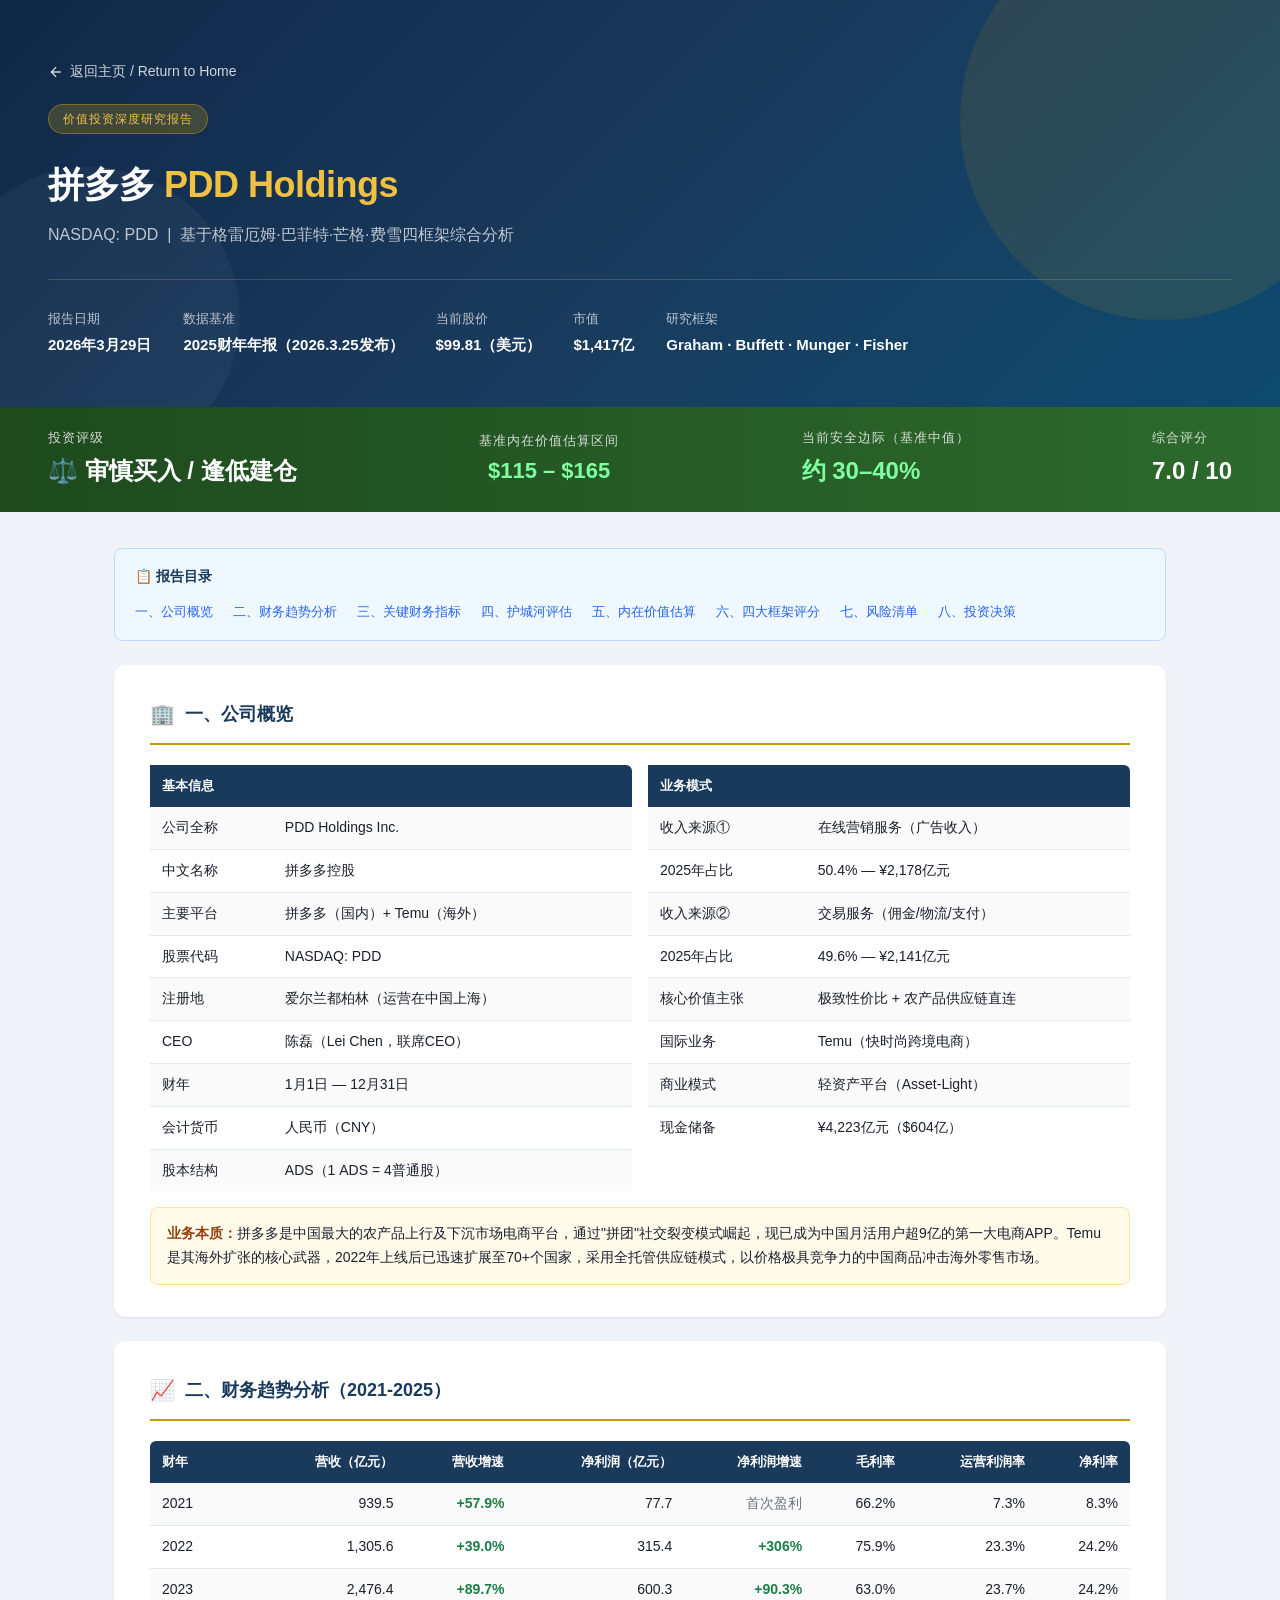
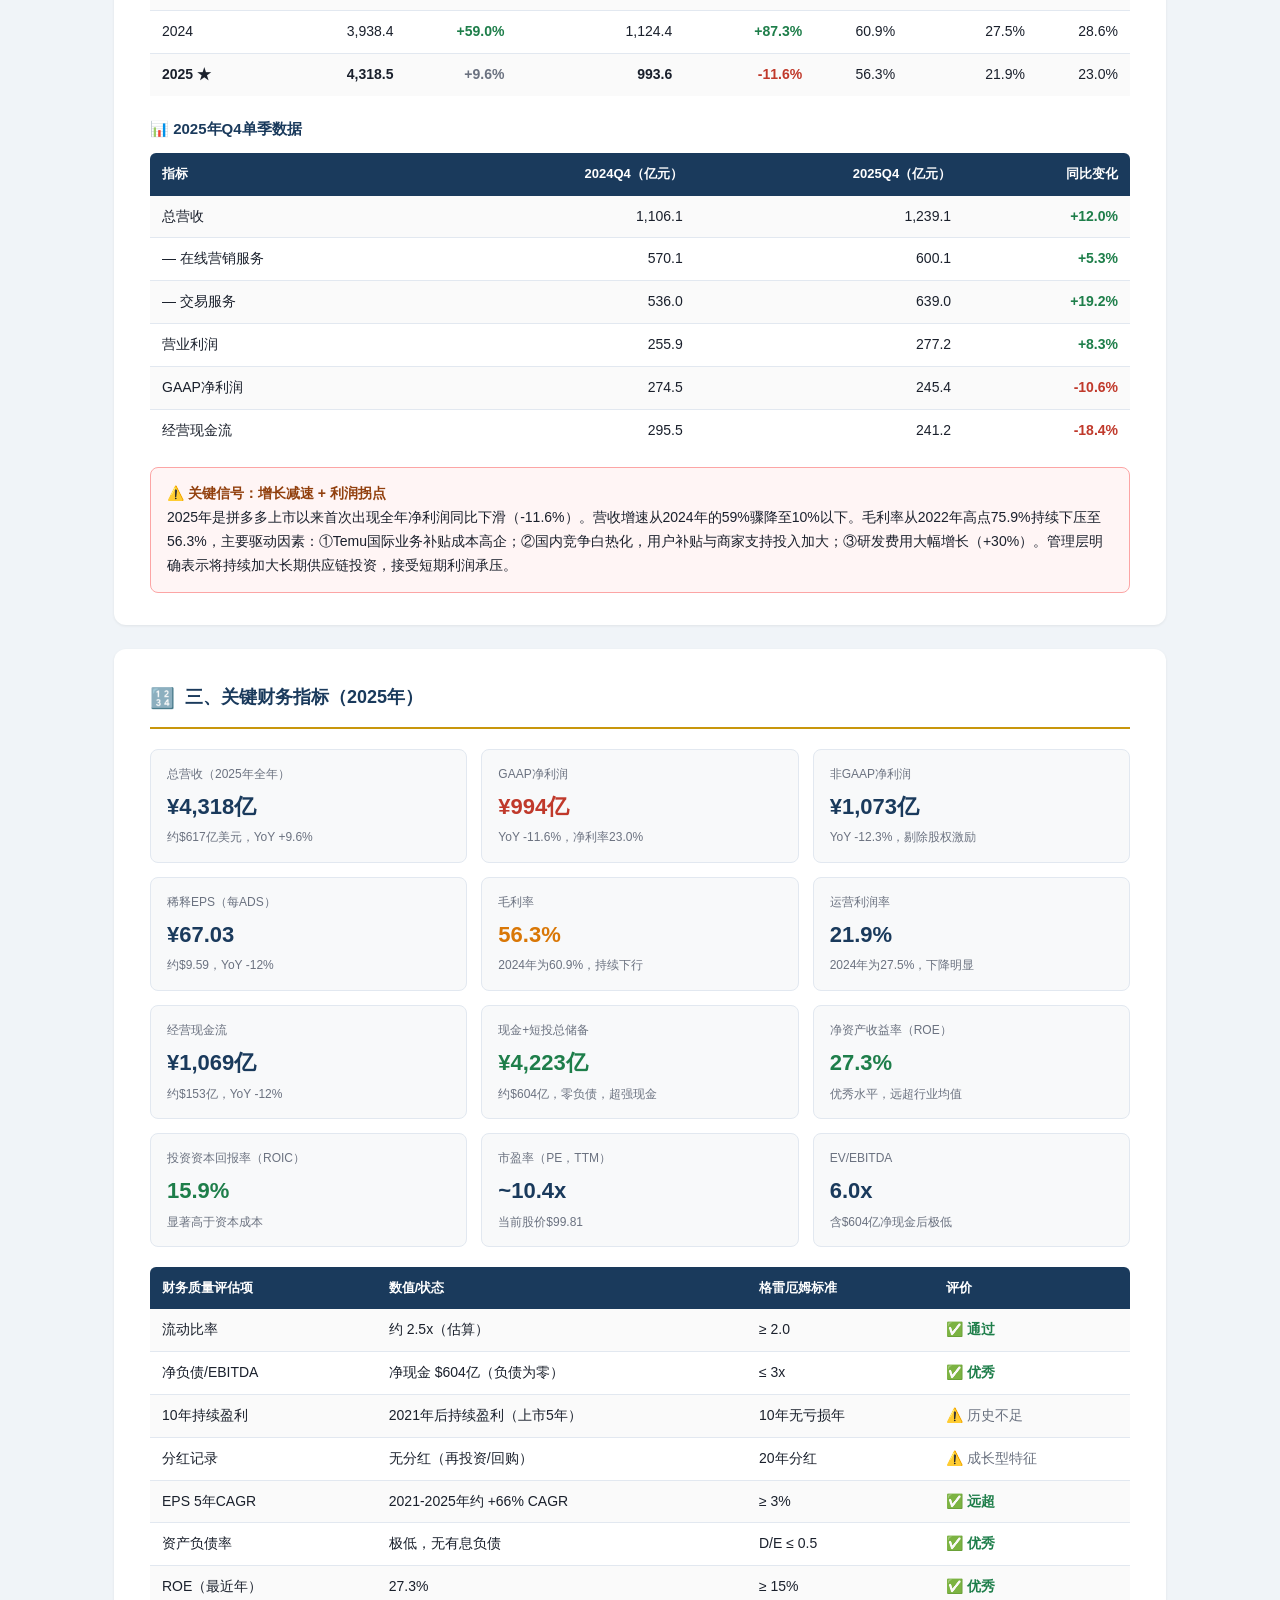
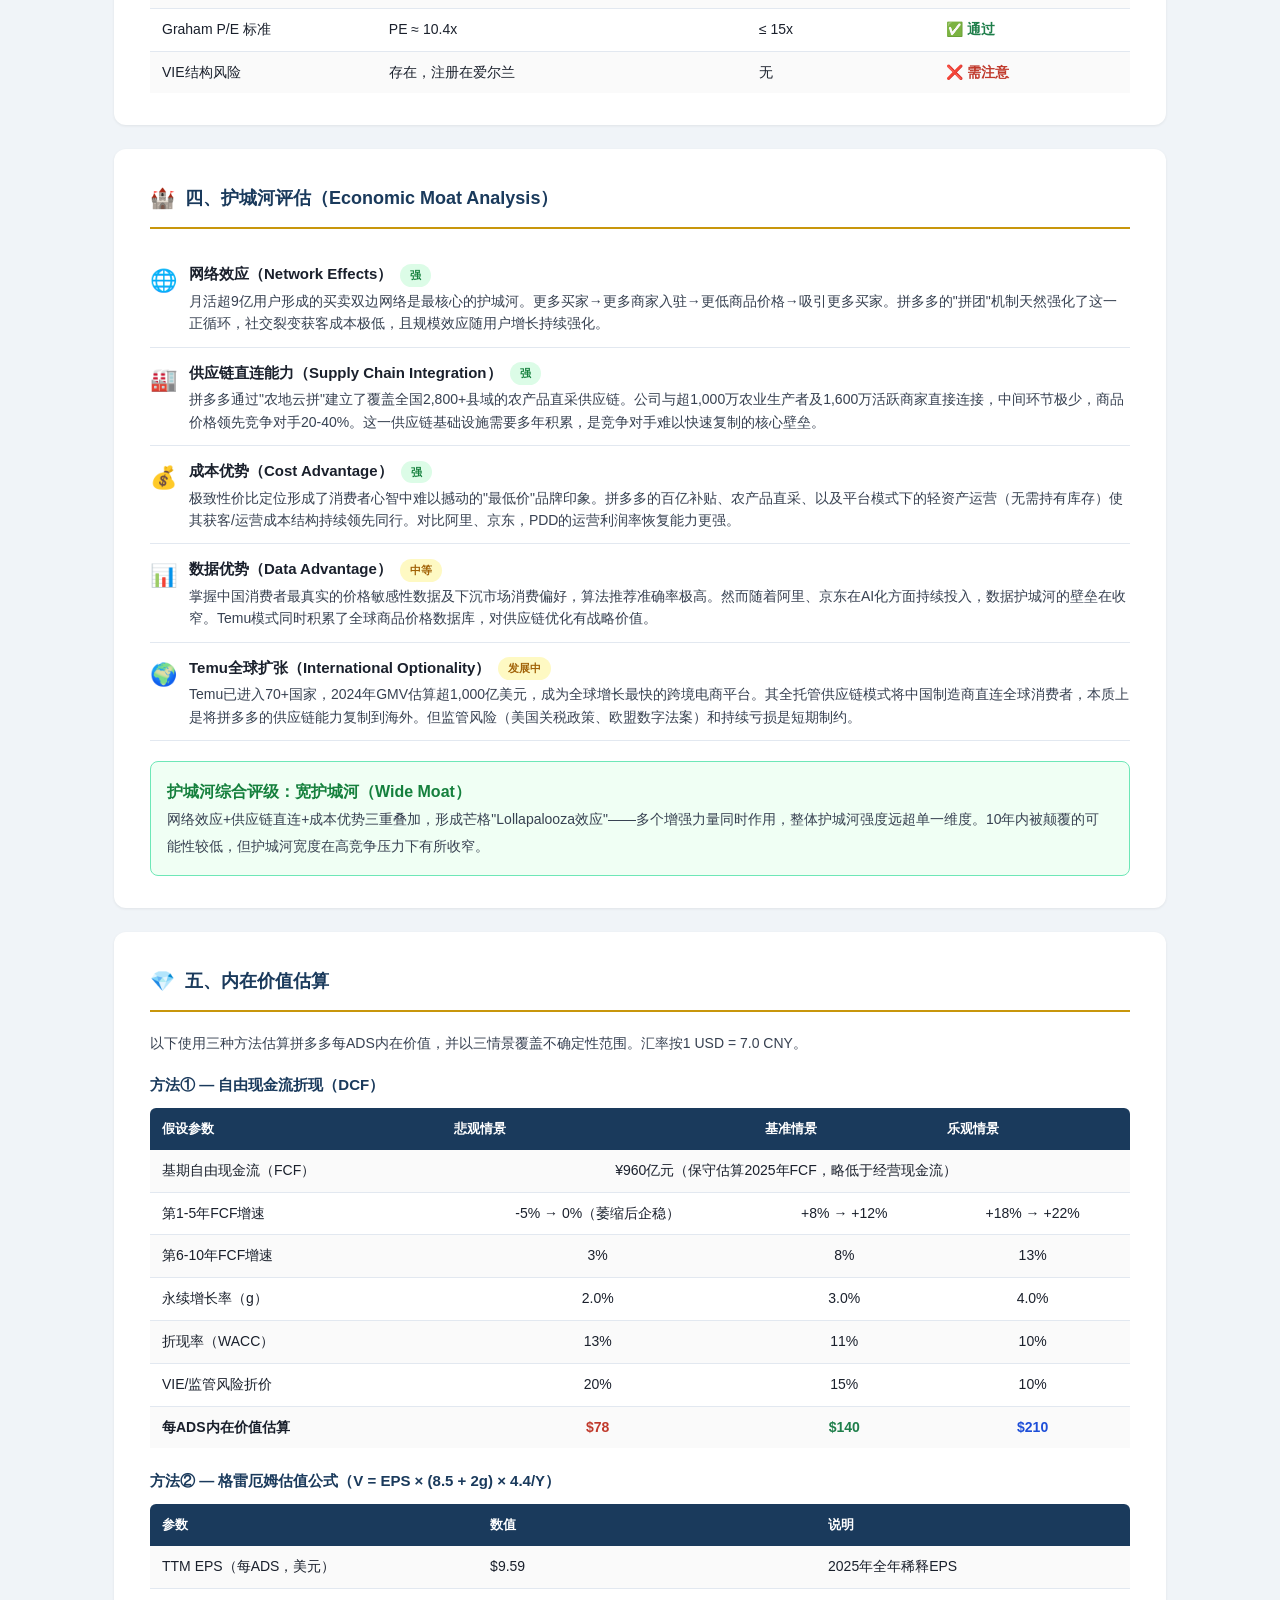
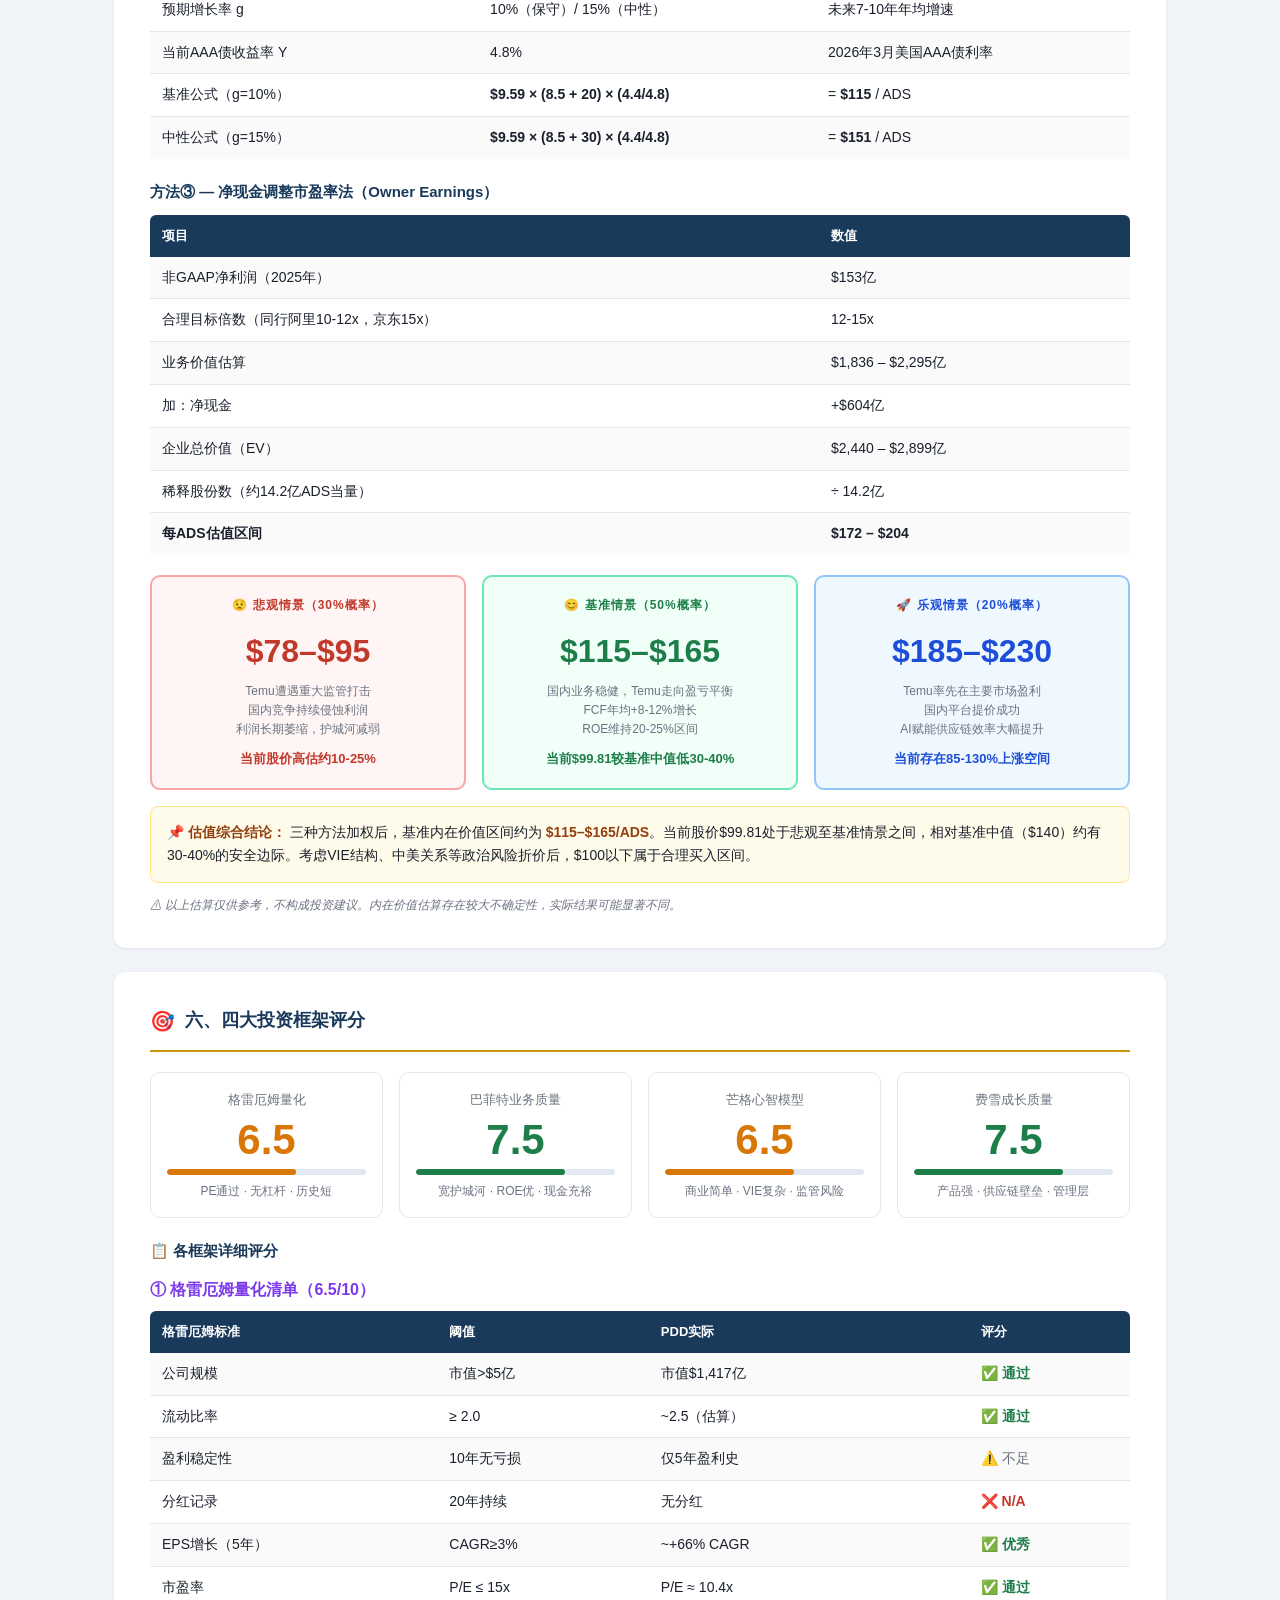
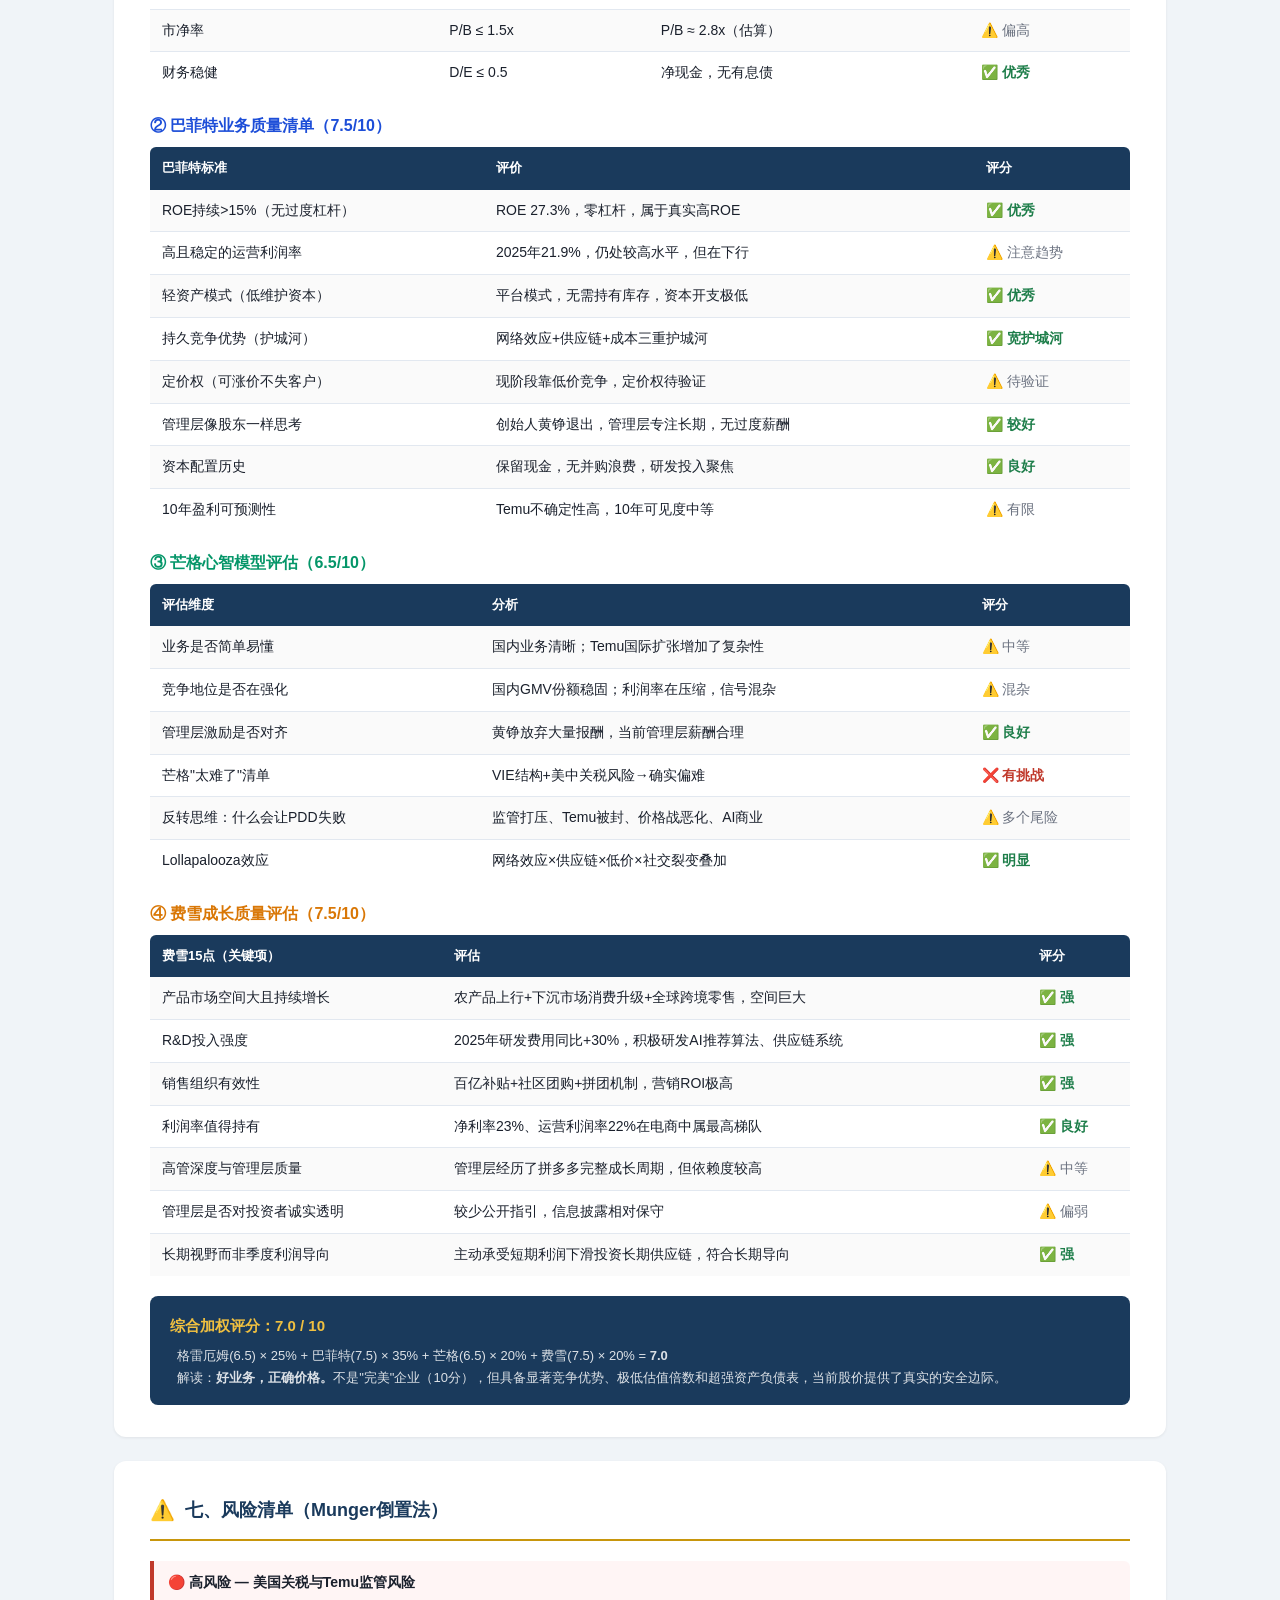
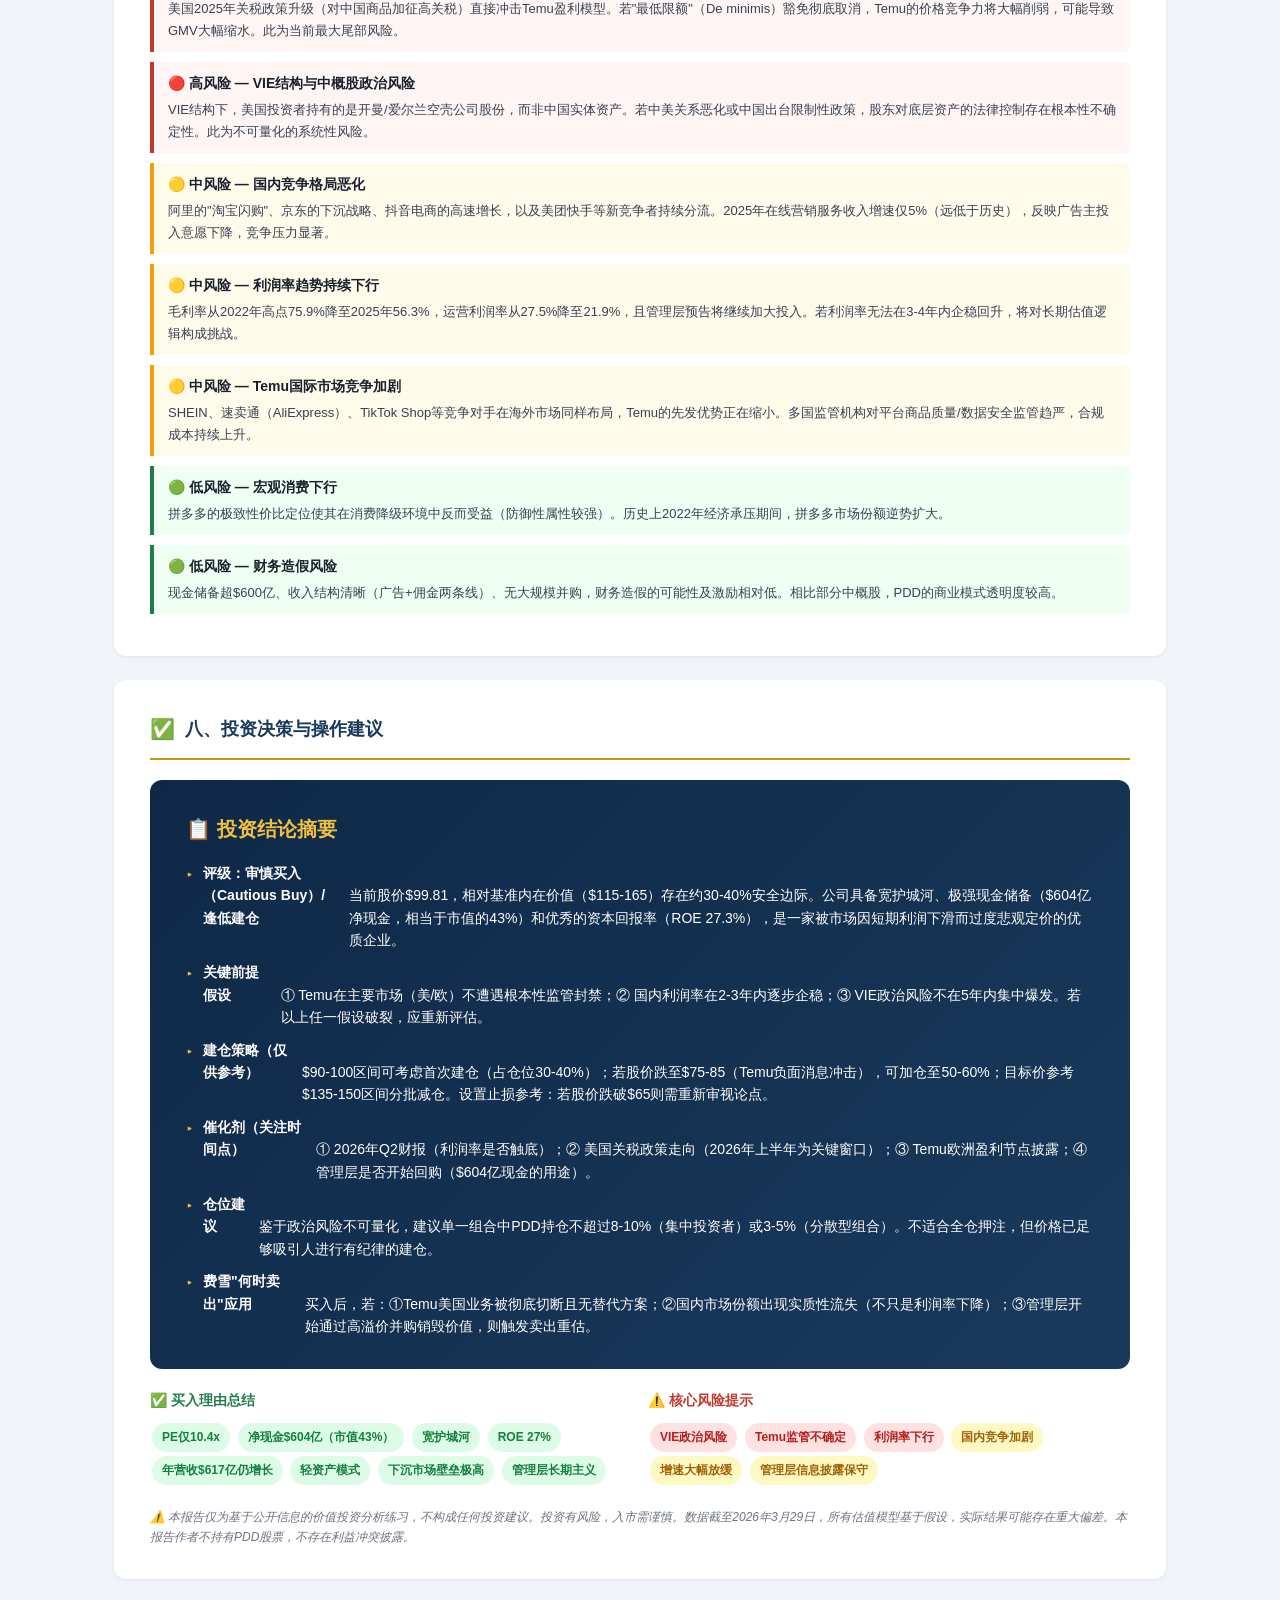
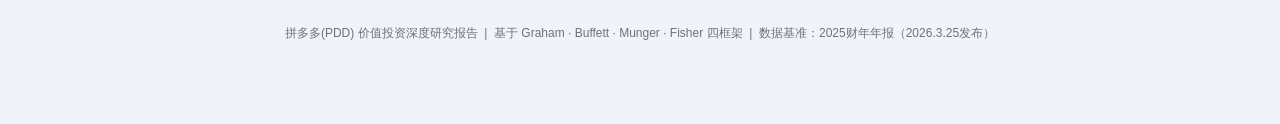
<file: pdd_investment_report.html>
<!DOCTYPE html>
<html lang="zh-CN">
<head>
<meta charset="UTF-8">
<meta name="viewport" content="width=device-width, initial-scale=1.0">
<title>拼多多 (PDD) 价值投资深度研究报告 — 2025财年</title>
<style>
  :root {
    --primary: #1a3a5c;
    --accent: #c8960c;
    --accent2: #e05c2a;
    --green: #1e7e4a;
    --red: #c0392b;
    --gray: #6b7280;
    --light: #f8f9fa;
    --border: #e2e8f0;
  }
  * { box-sizing: border-box; margin: 0; padding: 0; }
  body {
    font-family: -apple-system, BlinkMacSystemFont, 'Segoe UI', 'PingFang SC', 'Hiragino Sans GB', 'Microsoft YaHei', sans-serif;
    background: #f0f4f8;
    color: #1a202c;
    line-height: 1.7;
  }

  /* ─── COVER ─── */
  .cover {
    background: linear-gradient(135deg, #0f2847 0%, #1a3a5c 50%, #0d4a6e 100%);
    color: white;
    padding: 60px 48px 50px;
    position: relative;
    overflow: hidden;
  }
  .cover::before {
    content: '';
    position: absolute;
    top: -80px; right: -80px;
    width: 400px; height: 400px;
    border-radius: 50%;
    background: rgba(200,150,12,0.12);
  }
  .cover::after {
    content: '';
    position: absolute;
    bottom: -60px; left: -60px;
    width: 300px; height: 300px;
    border-radius: 50%;
    background: rgba(255,255,255,0.04);
  }
  .cover-badge {
    display: inline-block;
    background: rgba(200,150,12,0.25);
    border: 1px solid rgba(200,150,12,0.5);
    color: #f0c040;
    padding: 4px 14px;
    border-radius: 20px;
    font-size: 12px;
    letter-spacing: 1px;
    margin-bottom: 20px;
    text-transform: uppercase;
  }
  .cover h1 {
    font-size: 36px;
    font-weight: 800;
    margin-bottom: 6px;
    letter-spacing: -0.5px;
  }
  .cover h1 span { color: #f0c040; }
  .cover .subtitle {
    font-size: 16px;
    color: rgba(255,255,255,0.72);
    margin-bottom: 30px;
  }
  .cover-meta {
    display: flex;
    gap: 32px;
    flex-wrap: wrap;
    margin-top: 28px;
    padding-top: 28px;
    border-top: 1px solid rgba(255,255,255,0.15);
  }
  .cover-meta-item { font-size: 13px; color: rgba(255,255,255,0.7); }
  .cover-meta-item strong { display: block; color: white; font-size: 15px; margin-top: 2px; }

  /* ─── VERDICT BANNER ─── */
  .verdict-banner {
    background: linear-gradient(90deg, #1e4a1e, #2d6a2d);
    color: white;
    padding: 20px 48px;
    display: flex;
    align-items: center;
    justify-content: space-between;
    flex-wrap: wrap;
    gap: 16px;
  }
  .verdict-label { font-size: 13px; opacity: 0.8; text-transform: uppercase; letter-spacing: 1px; }
  .verdict-value { font-size: 24px; font-weight: 800; margin-top: 2px; }
  .verdict-price-range { text-align: center; }
  .verdict-price-range .range-val { font-size: 22px; font-weight: 800; color: #7fff9f; }

  /* ─── LAYOUT ─── */
  .container { max-width: 1100px; margin: 0 auto; padding: 36px 24px 60px; }
  .section { background: white; border-radius: 12px; padding: 32px 36px; margin-bottom: 24px; box-shadow: 0 1px 3px rgba(0,0,0,0.07); }
  .section-title {
    font-size: 18px;
    font-weight: 700;
    color: var(--primary);
    margin-bottom: 20px;
    padding-bottom: 12px;
    border-bottom: 2px solid var(--accent);
    display: flex;
    align-items: center;
    gap: 10px;
  }
  .section-title .icon { font-size: 20px; }

  /* ─── SCORE CARDS ─── */
  .score-grid { display: grid; grid-template-columns: repeat(4, 1fr); gap: 16px; margin-bottom: 20px; }
  @media(max-width:768px){ .score-grid { grid-template-columns: repeat(2,1fr); } }
  .score-card {
    border: 1px solid var(--border);
    border-radius: 10px;
    padding: 16px;
    text-align: center;
  }
  .score-card .fw { font-size: 13px; color: var(--gray); margin-bottom: 8px; }
  .score-card .score-num {
    font-size: 42px;
    font-weight: 900;
    line-height: 1;
    margin-bottom: 4px;
  }
  .score-card .score-bar {
    height: 6px;
    background: var(--border);
    border-radius: 4px;
    overflow: hidden;
    margin: 8px 0 6px;
  }
  .score-card .score-fill { height: 100%; border-radius: 4px; }
  .score-card .score-label { font-size: 12px; color: var(--gray); }
  .s-green { color: var(--green); }
  .s-orange { color: #d97706; }
  .s-red { color: var(--red); }
  .fill-green { background: var(--green); }
  .fill-orange { background: #d97706; }
  .fill-red { background: var(--red); }

  /* ─── TABLES ─── */
  table { width: 100%; border-collapse: collapse; font-size: 14px; }
  th {
    background: var(--primary);
    color: white;
    padding: 10px 12px;
    text-align: left;
    font-weight: 600;
    font-size: 13px;
  }
  th:first-child { border-radius: 6px 0 0 0; }
  th:last-child { border-radius: 0 6px 0 0; }
  td { padding: 9px 12px; border-bottom: 1px solid var(--border); }
  tr:last-child td { border-bottom: none; }
  tr:nth-child(even) td { background: #fafafa; }
  .td-r { text-align: right; }
  .td-c { text-align: center; }
  .val-pos { color: var(--green); font-weight: 600; }
  .val-neg { color: var(--red); font-weight: 600; }
  .val-neut { color: var(--gray); }

  /* ─── METRICS GRID ─── */
  .metrics-grid { display: grid; grid-template-columns: repeat(3, 1fr); gap: 14px; }
  @media(max-width:768px){ .metrics-grid { grid-template-columns: repeat(2,1fr); } }
  .metric-card {
    background: var(--light);
    border: 1px solid var(--border);
    border-radius: 8px;
    padding: 14px 16px;
  }
  .metric-card .m-label { font-size: 12px; color: var(--gray); margin-bottom: 4px; }
  .metric-card .m-val { font-size: 22px; font-weight: 800; color: var(--primary); }
  .metric-card .m-sub { font-size: 12px; color: var(--gray); margin-top: 2px; }

  /* ─── DCF BOX ─── */
  .dcf-grid { display: grid; grid-template-columns: repeat(3,1fr); gap: 16px; margin-top: 16px; }
  @media(max-width:768px){ .dcf-grid { grid-template-columns: 1fr; } }
  .dcf-card {
    border: 2px solid var(--border);
    border-radius: 10px;
    padding: 18px;
    text-align: center;
  }
  .dcf-card.bear { border-color: #fca5a5; background: #fff5f5; }
  .dcf-card.base { border-color: #6ee7b7; background: #f0fff8; }
  .dcf-card.bull { border-color: #93c5fd; background: #f0f8ff; }
  .dcf-card .dcf-label { font-size: 12px; font-weight: 700; text-transform: uppercase; letter-spacing: 1px; margin-bottom: 8px; }
  .dcf-card.bear .dcf-label { color: var(--red); }
  .dcf-card.base .dcf-label { color: var(--green); }
  .dcf-card.bull .dcf-label { color: #1d4ed8; }
  .dcf-card .dcf-price { font-size: 32px; font-weight: 900; margin-bottom: 4px; }
  .dcf-card.bear .dcf-price { color: var(--red); }
  .dcf-card.base .dcf-price { color: var(--green); }
  .dcf-card.bull .dcf-price { color: #1d4ed8; }
  .dcf-card .dcf-assume { font-size: 12px; color: var(--gray); line-height: 1.6; }
  .dcf-card .dcf-margin { font-size: 13px; font-weight: 700; margin-top: 8px; }

  /* ─── MOAT ─── */
  .moat-item { display: flex; align-items: flex-start; gap: 12px; padding: 12px 0; border-bottom: 1px solid var(--border); }
  .moat-item:last-child { border-bottom: none; }
  .moat-icon { font-size: 22px; flex-shrink: 0; margin-top: 1px; }
  .moat-title { font-weight: 700; font-size: 15px; margin-bottom: 3px; }
  .moat-desc { font-size: 14px; color: #374151; line-height: 1.6; }
  .moat-strength {
    display: inline-block;
    padding: 2px 10px;
    border-radius: 20px;
    font-size: 11px;
    font-weight: 700;
    margin-left: 8px;
    vertical-align: middle;
  }
  .ms-strong { background: #dcfce7; color: #15803d; }
  .ms-medium { background: #fef9c3; color: #a16207; }
  .ms-weak { background: #fee2e2; color: #b91c1c; }

  /* ─── RISK ─── */
  .risk-item { padding: 10px 14px; border-left: 4px solid; border-radius: 0 6px 6px 0; margin-bottom: 10px; }
  .risk-h { border-color: var(--red); background: #fff5f5; }
  .risk-m { border-color: #f59e0b; background: #fffbeb; }
  .risk-l { border-color: var(--green); background: #f0fff4; }
  .risk-title { font-weight: 700; font-size: 14px; margin-bottom: 3px; }
  .risk-desc { font-size: 13px; color: #374151; }

  /* ─── FRAMEWORK ─── */
  .fw-row { display: flex; align-items: center; padding: 10px 0; border-bottom: 1px solid var(--border); gap: 12px; }
  .fw-row:last-child { border-bottom: none; }
  .fw-name { width: 140px; font-size: 14px; font-weight: 600; color: var(--primary); flex-shrink: 0; }
  .fw-bar-wrap { flex: 1; background: var(--border); border-radius: 4px; height: 10px; overflow: hidden; }
  .fw-bar-fill { height: 100%; border-radius: 4px; }
  .fw-score-text { width: 40px; text-align: right; font-weight: 800; font-size: 15px; flex-shrink: 0; }
  .fw-comment { font-size: 12px; color: var(--gray); flex: 1.2; }

  /* ─── CONCLUSION ─── */
  .conclusion-box {
    background: linear-gradient(135deg, #0f2847, #1a3a5c);
    color: white;
    border-radius: 12px;
    padding: 32px 36px;
    margin-top: 8px;
  }
  .conclusion-box h3 { font-size: 20px; margin-bottom: 16px; color: #f0c040; }
  .conclusion-points { list-style: none; display: flex; flex-direction: column; gap: 10px; }
  .conclusion-points li { display: flex; gap: 10px; font-size: 14px; line-height: 1.6; }
  .conclusion-points li::before { content: '▸'; color: #f0c040; flex-shrink: 0; margin-top: 1px; }

  /* ─── TAG ─── */
  .tag {
    display: inline-block;
    padding: 3px 10px;
    border-radius: 20px;
    font-size: 12px;
    font-weight: 600;
    margin: 2px;
  }
  .tag-blue { background: #dbeafe; color: #1d4ed8; }
  .tag-green { background: #dcfce7; color: #15803d; }
  .tag-red { background: #fee2e2; color: #b91c1c; }
  .tag-yellow { background: #fef9c3; color: #a16207; }

  /* ─── FOOTNOTE ─── */
  .footnote { font-size: 12px; color: var(--gray); margin-top: 12px; font-style: italic; }

  /* ─── TOC ─── */
  .toc { background: #f0f8ff; border: 1px solid #bfdbfe; border-radius: 8px; padding: 16px 20px; margin-bottom: 24px; }
  .toc-title { font-weight: 700; font-size: 14px; color: var(--primary); margin-bottom: 8px; }
  .toc-list { display: flex; flex-wrap: wrap; gap: 8px 20px; list-style: none; }
  .toc-list li a { font-size: 13px; color: #2563eb; text-decoration: none; }
  .toc-list li a:hover { text-decoration: underline; }

  .two-col { display: grid; grid-template-columns: 1fr 1fr; gap: 16px; }
  @media(max-width:768px){ .two-col { grid-template-columns: 1fr; } }
  .highlight-box { background: #fffbeb; border: 1px solid #fde68a; border-radius: 8px; padding: 14px 16px; font-size: 14px; }
  .highlight-box strong { color: #92400e; }
</style>
</head>
<body>

<!-- COVER -->
<div class="cover">
  <a href="./index.html" style="color: rgba(255,255,255,0.8); text-decoration: none; display: inline-flex; align-items: center; margin-bottom: 20px; font-size: 14px; transition: color 0.2s; position: relative; z-index: 10;" onmouseover="this.style.color='#fff'" onmouseout="this.style.color='rgba(255,255,255,0.8)'">
    <svg width="16" height="16" viewBox="0 0 24 24" fill="none" stroke="currentColor" stroke-width="2" style="margin-right: 6px;"><path d="M19 12H5M12 19l-7-7 7-7"/></svg>
    返回主页 / Return to Home
  </a><br>
  <div class="cover-badge">价值投资深度研究报告</div>
  <h1>拼多多 <span>PDD Holdings</span></h1>
  <div class="subtitle">NASDAQ: PDD &nbsp;|&nbsp; 基于格雷厄姆·巴菲特·芒格·费雪四框架综合分析</div>
  <div class="cover-meta">
    <div class="cover-meta-item">报告日期<strong>2026年3月29日</strong></div>
    <div class="cover-meta-item">数据基准<strong>2025财年年报（2026.3.25发布）</strong></div>
    <div class="cover-meta-item">当前股价<strong>$99.81（美元）</strong></div>
    <div class="cover-meta-item">市值<strong>$1,417亿</strong></div>
    <div class="cover-meta-item">研究框架<strong>Graham · Buffett · Munger · Fisher</strong></div>
  </div>
</div>

<!-- VERDICT -->
<div class="verdict-banner">
  <div>
    <div class="verdict-label">投资评级</div>
    <div class="verdict-value">⚖️ 审慎买入 / 逢低建仓</div>
  </div>
  <div class="verdict-price-range">
    <div class="verdict-label">基准内在价值估算区间</div>
    <div class="range-val">$115 – $165</div>
  </div>
  <div>
    <div class="verdict-label">当前安全边际（基准中值）</div>
    <div class="verdict-value" style="color:#7fff9f;">约 30–40%</div>
  </div>
  <div>
    <div class="verdict-label">综合评分</div>
    <div class="verdict-value">7.0 / 10</div>
  </div>
</div>

<div class="container">

  <!-- TOC -->
  <div class="toc">
    <div class="toc-title">📋 报告目录</div>
    <ul class="toc-list">
      <li><a href="#s1">一、公司概览</a></li>
      <li><a href="#s2">二、财务趋势分析</a></li>
      <li><a href="#s3">三、关键财务指标</a></li>
      <li><a href="#s4">四、护城河评估</a></li>
      <li><a href="#s5">五、内在价值估算</a></li>
      <li><a href="#s6">六、四大框架评分</a></li>
      <li><a href="#s7">七、风险清单</a></li>
      <li><a href="#s8">八、投资决策</a></li>
    </ul>
  </div>

  <!-- S1: 公司概览 -->
  <div class="section" id="s1">
    <div class="section-title"><span class="icon">🏢</span>一、公司概览</div>
    <div class="two-col">
      <div>
        <table>
          <tr><th colspan="2">基本信息</th></tr>
          <tr><td>公司全称</td><td>PDD Holdings Inc.</td></tr>
          <tr><td>中文名称</td><td>拼多多控股</td></tr>
          <tr><td>主要平台</td><td>拼多多（国内）+ Temu（海外）</td></tr>
          <tr><td>股票代码</td><td>NASDAQ: PDD</td></tr>
          <tr><td>注册地</td><td>爱尔兰都柏林（运营在中国上海）</td></tr>
          <tr><td>CEO</td><td>陈磊（Lei Chen，联席CEO）</td></tr>
          <tr><td>财年</td><td>1月1日 — 12月31日</td></tr>
          <tr><td>会计货币</td><td>人民币（CNY）</td></tr>
          <tr><td>股本结构</td><td>ADS（1 ADS = 4普通股）</td></tr>
        </table>
      </div>
      <div>
        <table>
          <tr><th colspan="2">业务模式</th></tr>
          <tr><td>收入来源①</td><td>在线营销服务（广告收入）</td></tr>
          <tr><td>2025年占比</td><td>50.4% — ¥2,178亿元</td></tr>
          <tr><td>收入来源②</td><td>交易服务（佣金/物流/支付）</td></tr>
          <tr><td>2025年占比</td><td>49.6% — ¥2,141亿元</td></tr>
          <tr><td>核心价值主张</td><td>极致性价比 + 农产品供应链直连</td></tr>
          <tr><td>国际业务</td><td>Temu（快时尚跨境电商）</td></tr>
          <tr><td>商业模式</td><td>轻资产平台（Asset-Light）</td></tr>
          <tr><td>现金储备</td><td>¥4,223亿元（$604亿）</td></tr>
        </table>
      </div>
    </div>
    <div class="highlight-box" style="margin-top:16px;">
      <strong>业务本质：</strong>拼多多是中国最大的农产品上行及下沉市场电商平台，通过"拼团"社交裂变模式崛起，现已成为中国月活用户超9亿的第一大电商APP。Temu是其海外扩张的核心武器，2022年上线后已迅速扩展至70+个国家，采用全托管供应链模式，以价格极具竞争力的中国商品冲击海外零售市场。
    </div>
  </div>

  <!-- S2: 财务趋势分析 -->
  <div class="section" id="s2">
    <div class="section-title"><span class="icon">📈</span>二、财务趋势分析（2021-2025）</div>
    <table>
      <tr>
        <th>财年</th>
        <th class="td-r">营收（亿元）</th>
        <th class="td-r">营收增速</th>
        <th class="td-r">净利润（亿元）</th>
        <th class="td-r">净利润增速</th>
        <th class="td-r">毛利率</th>
        <th class="td-r">运营利润率</th>
        <th class="td-r">净利率</th>
      </tr>
      <tr>
        <td>2021</td>
        <td class="td-r">939.5</td>
        <td class="td-r val-pos">+57.9%</td>
        <td class="td-r">77.7</td>
        <td class="td-r val-neut">首次盈利</td>
        <td class="td-r">66.2%</td>
        <td class="td-r">7.3%</td>
        <td class="td-r">8.3%</td>
      </tr>
      <tr>
        <td>2022</td>
        <td class="td-r">1,305.6</td>
        <td class="td-r val-pos">+39.0%</td>
        <td class="td-r">315.4</td>
        <td class="td-r val-pos">+306%</td>
        <td class="td-r">75.9%</td>
        <td class="td-r">23.3%</td>
        <td class="td-r">24.2%</td>
      </tr>
      <tr>
        <td>2023</td>
        <td class="td-r">2,476.4</td>
        <td class="td-r val-pos">+89.7%</td>
        <td class="td-r">600.3</td>
        <td class="td-r val-pos">+90.3%</td>
        <td class="td-r">63.0%</td>
        <td class="td-r">23.7%</td>
        <td class="td-r">24.2%</td>
      </tr>
      <tr>
        <td>2024</td>
        <td class="td-r">3,938.4</td>
        <td class="td-r val-pos">+59.0%</td>
        <td class="td-r">1,124.4</td>
        <td class="td-r val-pos">+87.3%</td>
        <td class="td-r">60.9%</td>
        <td class="td-r">27.5%</td>
        <td class="td-r">28.6%</td>
      </tr>
      <tr style="background:#fafef0;">
        <td><strong>2025 ★</strong></td>
        <td class="td-r"><strong>4,318.5</strong></td>
        <td class="td-r val-neut"><strong>+9.6%</strong></td>
        <td class="td-r"><strong>993.6</strong></td>
        <td class="td-r val-neg"><strong>-11.6%</strong></td>
        <td class="td-r">56.3%</td>
        <td class="td-r">21.9%</td>
        <td class="td-r">23.0%</td>
      </tr>
    </table>

    <div style="margin-top:20px;">
      <div class="section-title" style="font-size:15px; border-bottom:none; padding-bottom:0; margin-bottom:12px;">📊 2025年Q4单季数据</div>
      <table>
        <tr>
          <th>指标</th>
          <th class="td-r">2024Q4（亿元）</th>
          <th class="td-r">2025Q4（亿元）</th>
          <th class="td-r">同比变化</th>
        </tr>
        <tr>
          <td>总营收</td>
          <td class="td-r">1,106.1</td>
          <td class="td-r">1,239.1</td>
          <td class="td-r val-pos">+12.0%</td>
        </tr>
        <tr>
          <td>— 在线营销服务</td>
          <td class="td-r">570.1</td>
          <td class="td-r">600.1</td>
          <td class="td-r val-pos">+5.3%</td>
        </tr>
        <tr>
          <td>— 交易服务</td>
          <td class="td-r">536.0</td>
          <td class="td-r">639.0</td>
          <td class="td-r val-pos">+19.2%</td>
        </tr>
        <tr>
          <td>营业利润</td>
          <td class="td-r">255.9</td>
          <td class="td-r">277.2</td>
          <td class="td-r val-pos">+8.3%</td>
        </tr>
        <tr>
          <td>GAAP净利润</td>
          <td class="td-r">274.5</td>
          <td class="td-r">245.4</td>
          <td class="td-r val-neg">-10.6%</td>
        </tr>
        <tr>
          <td>经营现金流</td>
          <td class="td-r">295.5</td>
          <td class="td-r">241.2</td>
          <td class="td-r val-neg">-18.4%</td>
        </tr>
      </table>
    </div>

    <div class="highlight-box" style="margin-top:16px; background:#fff5f5; border-color:#fca5a5;">
      <strong>⚠️ 关键信号：增长减速 + 利润拐点</strong><br>
      2025年是拼多多上市以来首次出现全年净利润同比下滑（-11.6%）。营收增速从2024年的59%骤降至10%以下。毛利率从2022年高点75.9%持续下压至56.3%，主要驱动因素：①Temu国际业务补贴成本高企；②国内竞争白热化，用户补贴与商家支持投入加大；③研发费用大幅增长（+30%）。管理层明确表示将持续加大长期供应链投资，接受短期利润承压。
    </div>
  </div>

  <!-- S3: 关键财务指标 -->
  <div class="section" id="s3">
    <div class="section-title"><span class="icon">🔢</span>三、关键财务指标（2025年）</div>
    <div class="metrics-grid">
      <div class="metric-card">
        <div class="m-label">总营收（2025年全年）</div>
        <div class="m-val">¥4,318亿</div>
        <div class="m-sub">约$617亿美元，YoY +9.6%</div>
      </div>
      <div class="metric-card">
        <div class="m-label">GAAP净利润</div>
        <div class="m-val" style="color:var(--red);">¥994亿</div>
        <div class="m-sub">YoY -11.6%，净利率23.0%</div>
      </div>
      <div class="metric-card">
        <div class="m-label">非GAAP净利润</div>
        <div class="m-val">¥1,073亿</div>
        <div class="m-sub">YoY -12.3%，剔除股权激励</div>
      </div>
      <div class="metric-card">
        <div class="m-label">稀释EPS（每ADS）</div>
        <div class="m-val">¥67.03</div>
        <div class="m-sub">约$9.59，YoY -12%</div>
      </div>
      <div class="metric-card">
        <div class="m-label">毛利率</div>
        <div class="m-val" style="color:#d97706;">56.3%</div>
        <div class="m-sub">2024年为60.9%，持续下行</div>
      </div>
      <div class="metric-card">
        <div class="m-label">运营利润率</div>
        <div class="m-val">21.9%</div>
        <div class="m-sub">2024年为27.5%，下降明显</div>
      </div>
      <div class="metric-card">
        <div class="m-label">经营现金流</div>
        <div class="m-val">¥1,069亿</div>
        <div class="m-sub">约$153亿，YoY -12%</div>
      </div>
      <div class="metric-card">
        <div class="m-label">现金+短投总储备</div>
        <div class="m-val" style="color:var(--green);">¥4,223亿</div>
        <div class="m-sub">约$604亿，零负债，超强现金</div>
      </div>
      <div class="metric-card">
        <div class="m-label">净资产收益率（ROE）</div>
        <div class="m-val" style="color:var(--green);">27.3%</div>
        <div class="m-sub">优秀水平，远超行业均值</div>
      </div>
      <div class="metric-card">
        <div class="m-label">投资资本回报率（ROIC）</div>
        <div class="m-val" style="color:var(--green);">15.9%</div>
        <div class="m-sub">显著高于资本成本</div>
      </div>
      <div class="metric-card">
        <div class="m-label">市盈率（PE，TTM）</div>
        <div class="m-val">~10.4x</div>
        <div class="m-sub">当前股价$99.81</div>
      </div>
      <div class="metric-card">
        <div class="m-label">EV/EBITDA</div>
        <div class="m-val">6.0x</div>
        <div class="m-sub">含$604亿净现金后极低</div>
      </div>
    </div>

    <div style="margin-top:20px;">
      <table>
        <tr>
          <th>财务质量评估项</th>
          <th>数值/状态</th>
          <th>格雷厄姆标准</th>
          <th>评价</th>
        </tr>
        <tr>
          <td>流动比率</td>
          <td>约 2.5x（估算）</td>
          <td>≥ 2.0</td>
          <td class="val-pos">✅ 通过</td>
        </tr>
        <tr>
          <td>净负债/EBITDA</td>
          <td>净现金 $604亿（负债为零）</td>
          <td>≤ 3x</td>
          <td class="val-pos">✅ 优秀</td>
        </tr>
        <tr>
          <td>10年持续盈利</td>
          <td>2021年后持续盈利（上市5年）</td>
          <td>10年无亏损年</td>
          <td class="val-neut">⚠️ 历史不足</td>
        </tr>
        <tr>
          <td>分红记录</td>
          <td>无分红（再投资/回购）</td>
          <td>20年分红</td>
          <td class="val-neut">⚠️ 成长型特征</td>
        </tr>
        <tr>
          <td>EPS 5年CAGR</td>
          <td>2021-2025年约 +66% CAGR</td>
          <td>≥ 3%</td>
          <td class="val-pos">✅ 远超</td>
        </tr>
        <tr>
          <td>资产负债率</td>
          <td>极低，无有息负债</td>
          <td>D/E ≤ 0.5</td>
          <td class="val-pos">✅ 优秀</td>
        </tr>
        <tr>
          <td>ROE（最近年）</td>
          <td>27.3%</td>
          <td>≥ 15%</td>
          <td class="val-pos">✅ 优秀</td>
        </tr>
        <tr>
          <td>Graham P/E 标准</td>
          <td>PE ≈ 10.4x</td>
          <td>≤ 15x</td>
          <td class="val-pos">✅ 通过</td>
        </tr>
        <tr>
          <td>VIE结构风险</td>
          <td>存在，注册在爱尔兰</td>
          <td>无</td>
          <td class="val-neg">❌ 需注意</td>
        </tr>
      </table>
    </div>
  </div>

  <!-- S4: 护城河 -->
  <div class="section" id="s4">
    <div class="section-title"><span class="icon">🏰</span>四、护城河评估（Economic Moat Analysis）</div>

    <div class="moat-item">
      <div class="moat-icon">🌐</div>
      <div>
        <div class="moat-title">网络效应（Network Effects）<span class="moat-strength ms-strong">强</span></div>
        <div class="moat-desc">月活超9亿用户形成的买卖双边网络是最核心的护城河。更多买家→更多商家入驻→更低商品价格→吸引更多买家。拼多多的"拼团"机制天然强化了这一正循环，社交裂变获客成本极低，且规模效应随用户增长持续强化。</div>
      </div>
    </div>
    <div class="moat-item">
      <div class="moat-icon">🏭</div>
      <div>
        <div class="moat-title">供应链直连能力（Supply Chain Integration）<span class="moat-strength ms-strong">强</span></div>
        <div class="moat-desc">拼多多通过"农地云拼"建立了覆盖全国2,800+县域的农产品直采供应链。公司与超1,000万农业生产者及1,600万活跃商家直接连接，中间环节极少，商品价格领先竞争对手20-40%。这一供应链基础设施需要多年积累，是竞争对手难以快速复制的核心壁垒。</div>
      </div>
    </div>
    <div class="moat-item">
      <div class="moat-icon">💰</div>
      <div>
        <div class="moat-title">成本优势（Cost Advantage）<span class="moat-strength ms-strong">强</span></div>
        <div class="moat-desc">极致性价比定位形成了消费者心智中难以撼动的"最低价"品牌印象。拼多多的百亿补贴、农产品直采、以及平台模式下的轻资产运营（无需持有库存）使其获客/运营成本结构持续领先同行。对比阿里、京东，PDD的运营利润率恢复能力更强。</div>
      </div>
    </div>
    <div class="moat-item">
      <div class="moat-icon">📊</div>
      <div>
        <div class="moat-title">数据优势（Data Advantage）<span class="moat-strength ms-medium">中等</span></div>
        <div class="moat-desc">掌握中国消费者最真实的价格敏感性数据及下沉市场消费偏好，算法推荐准确率极高。然而随着阿里、京东在AI化方面持续投入，数据护城河的壁垒在收窄。Temu模式同时积累了全球商品价格数据库，对供应链优化有战略价值。</div>
      </div>
    </div>
    <div class="moat-item">
      <div class="moat-icon">🌍</div>
      <div>
        <div class="moat-title">Temu全球扩张（International Optionality）<span class="moat-strength ms-medium">发展中</span></div>
        <div class="moat-desc">Temu已进入70+国家，2024年GMV估算超1,000亿美元，成为全球增长最快的跨境电商平台。其全托管供应链模式将中国制造商直连全球消费者，本质上是将拼多多的供应链能力复制到海外。但监管风险（美国关税政策、欧盟数字法案）和持续亏损是短期制约。</div>
      </div>
    </div>

    <div style="margin-top:20px; padding:16px; background:#f0fff4; border:1px solid #6ee7b7; border-radius:8px;">
      <strong style="color:#15803d;">护城河综合评级：宽护城河（Wide Moat）</strong><br>
      <span style="font-size:14px; color:#374151;">网络效应+供应链直连+成本优势三重叠加，形成芒格"Lollapalooza效应"——多个增强力量同时作用，整体护城河强度远超单一维度。10年内被颠覆的可能性较低，但护城河宽度在高竞争压力下有所收窄。</span>
    </div>
  </div>

  <!-- S5: 内在价值估算 -->
  <div class="section" id="s5">
    <div class="section-title"><span class="icon">💎</span>五、内在价值估算</div>

    <p style="font-size:14px; color:#374151; margin-bottom:16px;">以下使用三种方法估算拼多多每ADS内在价值，并以三情景覆盖不确定性范围。汇率按1 USD = 7.0 CNY。</p>

    <!-- 方法1：DCF -->
    <div style="margin-bottom:20px;">
      <div style="font-weight:700; font-size:15px; color:var(--primary); margin-bottom:10px;">方法① — 自由现金流折现（DCF）</div>
      <table>
        <tr>
          <th>假设参数</th>
          <th>悲观情景</th>
          <th>基准情景</th>
          <th>乐观情景</th>
        </tr>
        <tr>
          <td>基期自由现金流（FCF）</td>
          <td colspan="3" class="td-c">¥960亿元（保守估算2025年FCF，略低于经营现金流）</td>
        </tr>
        <tr>
          <td>第1-5年FCF增速</td>
          <td class="td-c">-5% → 0%（萎缩后企稳）</td>
          <td class="td-c">+8% → +12%</td>
          <td class="td-c">+18% → +22%</td>
        </tr>
        <tr>
          <td>第6-10年FCF增速</td>
          <td class="td-c">3%</td>
          <td class="td-c">8%</td>
          <td class="td-c">13%</td>
        </tr>
        <tr>
          <td>永续增长率（g）</td>
          <td class="td-c">2.0%</td>
          <td class="td-c">3.0%</td>
          <td class="td-c">4.0%</td>
        </tr>
        <tr>
          <td>折现率（WACC）</td>
          <td class="td-c">13%</td>
          <td class="td-c">11%</td>
          <td class="td-c">10%</td>
        </tr>
        <tr>
          <td>VIE/监管风险折价</td>
          <td class="td-c">20%</td>
          <td class="td-c">15%</td>
          <td class="td-c">10%</td>
        </tr>
        <tr style="background:#fafef0;">
          <td><strong>每ADS内在价值估算</strong></td>
          <td class="td-c val-neg"><strong>$78</strong></td>
          <td class="td-c val-pos"><strong>$140</strong></td>
          <td class="td-c" style="color:#1d4ed8;"><strong>$210</strong></td>
        </tr>
      </table>
    </div>

    <!-- 方法2：格雷厄姆公式 -->
    <div style="margin-bottom:20px;">
      <div style="font-weight:700; font-size:15px; color:var(--primary); margin-bottom:10px;">方法② — 格雷厄姆估值公式（V = EPS × (8.5 + 2g) × 4.4/Y）</div>
      <table>
        <tr>
          <th>参数</th>
          <th>数值</th>
          <th>说明</th>
        </tr>
        <tr>
          <td>TTM EPS（每ADS，美元）</td>
          <td>$9.59</td>
          <td>2025年全年稀释EPS</td>
        </tr>
        <tr>
          <td>预期增长率 g</td>
          <td>10%（保守）/ 15%（中性）</td>
          <td>未来7-10年年均增速</td>
        </tr>
        <tr>
          <td>当前AAA债收益率 Y</td>
          <td>4.8%</td>
          <td>2026年3月美国AAA债利率</td>
        </tr>
        <tr>
          <td>基准公式（g=10%）</td>
          <td><strong>$9.59 × (8.5 + 20) × (4.4/4.8)</strong></td>
          <td>= <strong>$115</strong> / ADS</td>
        </tr>
        <tr>
          <td>中性公式（g=15%）</td>
          <td><strong>$9.59 × (8.5 + 30) × (4.4/4.8)</strong></td>
          <td>= <strong>$151</strong> / ADS</td>
        </tr>
      </table>
    </div>

    <!-- 方法3：资产价值法 -->
    <div style="margin-bottom:20px;">
      <div style="font-weight:700; font-size:15px; color:var(--primary); margin-bottom:10px;">方法③ — 净现金调整市盈率法（Owner Earnings）</div>
      <table>
        <tr><th>项目</th><th>数值</th></tr>
        <tr><td>非GAAP净利润（2025年）</td><td>$153亿</td></tr>
        <tr><td>合理目标倍数（同行阿里10-12x，京东15x）</td><td>12-15x</td></tr>
        <tr><td>业务价值估算</td><td>$1,836 – $2,295亿</td></tr>
        <tr><td>加：净现金</td><td>+$604亿</td></tr>
        <tr><td>企业总价值（EV）</td><td>$2,440 – $2,899亿</td></tr>
        <tr><td>稀释股份数（约14.2亿ADS当量）</td><td>÷ 14.2亿</td></tr>
        <tr><td><strong>每ADS估值区间</strong></td><td><strong>$172 – $204</strong></td></tr>
      </table>
    </div>

    <!-- 三情景汇总 -->
    <div class="dcf-grid">
      <div class="dcf-card bear">
        <div class="dcf-label">😟 悲观情景（30%概率）</div>
        <div class="dcf-price">$78–$95</div>
        <div class="dcf-assume">
          Temu遭遇重大监管打击<br>
          国内竞争持续侵蚀利润<br>
          利润长期萎缩，护城河减弱
        </div>
        <div class="dcf-margin" style="color:var(--red);">当前股价高估约10-25%</div>
      </div>
      <div class="dcf-card base">
        <div class="dcf-label">😊 基准情景（50%概率）</div>
        <div class="dcf-price">$115–$165</div>
        <div class="dcf-assume">
          国内业务稳健，Temu走向盈亏平衡<br>
          FCF年均+8-12%增长<br>
          ROE维持20-25%区间
        </div>
        <div class="dcf-margin" style="color:var(--green);">当前$99.81较基准中值低30-40%</div>
      </div>
      <div class="dcf-card bull">
        <div class="dcf-label">🚀 乐观情景（20%概率）</div>
        <div class="dcf-price">$185–$230</div>
        <div class="dcf-assume">
          Temu率先在主要市场盈利<br>
          国内平台提价成功<br>
          AI赋能供应链效率大幅提升
        </div>
        <div class="dcf-margin" style="color:#1d4ed8;">当前存在85-130%上涨空间</div>
      </div>
    </div>

    <div class="highlight-box" style="margin-top:16px;">
      <strong>📌 估值综合结论：</strong>
      三种方法加权后，基准内在价值区间约为 <strong>$115–$165/ADS</strong>。当前股价$99.81处于悲观至基准情景之间，相对基准中值（$140）约有30-40%的安全边际。考虑VIE结构、中美关系等政治风险折价后，$100以下属于合理买入区间。
    </div>
    <p class="footnote">⚠ 以上估算仅供参考，不构成投资建议。内在价值估算存在较大不确定性，实际结果可能显著不同。</p>
  </div>

  <!-- S6: 四大框架评分 -->
  <div class="section" id="s6">
    <div class="section-title"><span class="icon">🎯</span>六、四大投资框架评分</div>
    <div class="score-grid">
      <div class="score-card">
        <div class="fw">格雷厄姆量化</div>
        <div class="score-num s-orange">6.5</div>
        <div class="score-bar"><div class="score-fill fill-orange" style="width:65%"></div></div>
        <div class="score-label">PE通过 · 无杠杆 · 历史短</div>
      </div>
      <div class="score-card">
        <div class="fw">巴菲特业务质量</div>
        <div class="score-num s-green">7.5</div>
        <div class="score-bar"><div class="score-fill fill-green" style="width:75%"></div></div>
        <div class="score-label">宽护城河 · ROE优 · 现金充裕</div>
      </div>
      <div class="score-card">
        <div class="fw">芒格心智模型</div>
        <div class="score-num s-orange">6.5</div>
        <div class="score-bar"><div class="score-fill fill-orange" style="width:65%"></div></div>
        <div class="score-label">商业简单 · VIE复杂 · 监管风险</div>
      </div>
      <div class="score-card">
        <div class="fw">费雪成长质量</div>
        <div class="score-num s-green">7.5</div>
        <div class="score-bar"><div class="score-fill fill-green" style="width:75%"></div></div>
        <div class="score-label">产品强 · 供应链壁垒 · 管理层</div>
      </div>
    </div>

    <!-- 详细评分 -->
    <div style="margin-top:20px;">
      <div style="font-weight:700; font-size:15px; color:var(--primary); margin-bottom:12px;">📋 各框架详细评分</div>

      <div style="margin-bottom:18px;">
        <div style="font-weight:700; color:#7c3aed; margin-bottom:8px;">① 格雷厄姆量化清单（6.5/10）</div>
        <table>
          <tr><th>格雷厄姆标准</th><th>阈值</th><th>PDD实际</th><th>评分</th></tr>
          <tr><td>公司规模</td><td>市值>$5亿</td><td>市值$1,417亿</td><td class="val-pos">✅ 通过</td></tr>
          <tr><td>流动比率</td><td>≥ 2.0</td><td>~2.5（估算）</td><td class="val-pos">✅ 通过</td></tr>
          <tr><td>盈利稳定性</td><td>10年无亏损</td><td>仅5年盈利史</td><td class="val-neut">⚠️ 不足</td></tr>
          <tr><td>分红记录</td><td>20年持续</td><td>无分红</td><td class="val-neg">❌ N/A</td></tr>
          <tr><td>EPS增长（5年）</td><td>CAGR≥3%</td><td>~+66% CAGR</td><td class="val-pos">✅ 优秀</td></tr>
          <tr><td>市盈率</td><td>P/E ≤ 15x</td><td>P/E ≈ 10.4x</td><td class="val-pos">✅ 通过</td></tr>
          <tr><td>市净率</td><td>P/B ≤ 1.5x</td><td>P/B ≈ 2.8x（估算）</td><td class="val-neut">⚠️ 偏高</td></tr>
          <tr><td>财务稳健</td><td>D/E ≤ 0.5</td><td>净现金，无有息债</td><td class="val-pos">✅ 优秀</td></tr>
        </table>
      </div>

      <div style="margin-bottom:18px;">
        <div style="font-weight:700; color:#1d4ed8; margin-bottom:8px;">② 巴菲特业务质量清单（7.5/10）</div>
        <table>
          <tr><th>巴菲特标准</th><th>评价</th><th>评分</th></tr>
          <tr><td>ROE持续>15%（无过度杠杆）</td><td>ROE 27.3%，零杠杆，属于真实高ROE</td><td class="val-pos">✅ 优秀</td></tr>
          <tr><td>高且稳定的运营利润率</td><td>2025年21.9%，仍处较高水平，但在下行</td><td class="val-neut">⚠️ 注意趋势</td></tr>
          <tr><td>轻资产模式（低维护资本）</td><td>平台模式，无需持有库存，资本开支极低</td><td class="val-pos">✅ 优秀</td></tr>
          <tr><td>持久竞争优势（护城河）</td><td>网络效应+供应链+成本三重护城河</td><td class="val-pos">✅ 宽护城河</td></tr>
          <tr><td>定价权（可涨价不失客户）</td><td>现阶段靠低价竞争，定价权待验证</td><td class="val-neut">⚠️ 待验证</td></tr>
          <tr><td>管理层像股东一样思考</td><td>创始人黄铮退出，管理层专注长期，无过度薪酬</td><td class="val-pos">✅ 较好</td></tr>
          <tr><td>资本配置历史</td><td>保留现金，无并购浪费，研发投入聚焦</td><td class="val-pos">✅ 良好</td></tr>
          <tr><td>10年盈利可预测性</td><td>Temu不确定性高，10年可见度中等</td><td class="val-neut">⚠️ 有限</td></tr>
        </table>
      </div>

      <div style="margin-bottom:18px;">
        <div style="font-weight:700; color:#059669; margin-bottom:8px;">③ 芒格心智模型评估（6.5/10）</div>
        <table>
          <tr><th>评估维度</th><th>分析</th><th>评分</th></tr>
          <tr><td>业务是否简单易懂</td><td>国内业务清晰；Temu国际扩张增加了复杂性</td><td class="val-neut">⚠️ 中等</td></tr>
          <tr><td>竞争地位是否在强化</td><td>国内GMV份额稳固；利润率在压缩，信号混杂</td><td class="val-neut">⚠️ 混杂</td></tr>
          <tr><td>管理层激励是否对齐</td><td>黄铮放弃大量报酬，当前管理层薪酬合理</td><td class="val-pos">✅ 良好</td></tr>
          <tr><td>芒格"太难了"清单</td><td>VIE结构+美中关税风险→确实偏难</td><td class="val-neg">❌ 有挑战</td></tr>
          <tr><td>反转思维：什么会让PDD失败</td><td>监管打压、Temu被封、价格战恶化、AI商业</td><td class="val-neut">⚠️ 多个尾险</td></tr>
          <tr><td>Lollapalooza效应</td><td>网络效应×供应链×低价×社交裂变叠加</td><td class="val-pos">✅ 明显</td></tr>
        </table>
      </div>

      <div>
        <div style="font-weight:700; color:#d97706; margin-bottom:8px;">④ 费雪成长质量评估（7.5/10）</div>
        <table>
          <tr><th>费雪15点（关键项）</th><th>评估</th><th>评分</th></tr>
          <tr><td>产品市场空间大且持续增长</td><td>农产品上行+下沉市场消费升级+全球跨境零售，空间巨大</td><td class="val-pos">✅ 强</td></tr>
          <tr><td>R&D投入强度</td><td>2025年研发费用同比+30%，积极研发AI推荐算法、供应链系统</td><td class="val-pos">✅ 强</td></tr>
          <tr><td>销售组织有效性</td><td>百亿补贴+社区团购+拼团机制，营销ROI极高</td><td class="val-pos">✅ 强</td></tr>
          <tr><td>利润率值得持有</td><td>净利率23%、运营利润率22%在电商中属最高梯队</td><td class="val-pos">✅ 良好</td></tr>
          <tr><td>高管深度与管理层质量</td><td>管理层经历了拼多多完整成长周期，但依赖度较高</td><td class="val-neut">⚠️ 中等</td></tr>
          <tr><td>管理层是否对投资者诚实透明</td><td>较少公开指引，信息披露相对保守</td><td class="val-neut">⚠️ 偏弱</td></tr>
          <tr><td>长期视野而非季度利润导向</td><td>主动承受短期利润下滑投资长期供应链，符合长期导向</td><td class="val-pos">✅ 强</td></tr>
        </table>
      </div>
    </div>

    <div style="margin-top:20px; padding:16px 20px; background:#1a3a5c; color:white; border-radius:8px;">
      <strong style="font-size:15px; color:#f0c040;">综合加权评分：7.0 / 10</strong>
      <div style="font-size:13px; color:rgba(255,255,255,0.85); margin-top:6px;">
        &nbsp; 格雷厄姆(6.5) × 25% + 巴菲特(7.5) × 35% + 芒格(6.5) × 20% + 费雪(7.5) × 20% = <strong>7.0</strong><br>
        &nbsp; 解读：<strong>好业务，正确价格。</strong>不是"完美"企业（10分），但具备显著竞争优势、极低估值倍数和超强资产负债表，当前股价提供了真实的安全边际。
      </div>
    </div>
  </div>

  <!-- S7: 风险清单 -->
  <div class="section" id="s7">
    <div class="section-title"><span class="icon">⚠️</span>七、风险清单（Munger倒置法）</div>

    <div class="risk-item risk-h">
      <div class="risk-title">🔴 高风险 — 美国关税与Temu监管风险</div>
      <div class="risk-desc">美国2025年关税政策升级（对中国商品加征高关税）直接冲击Temu盈利模型。若"最低限额"（De minimis）豁免彻底取消，Temu的价格竞争力将大幅削弱，可能导致GMV大幅缩水。此为当前最大尾部风险。</div>
    </div>
    <div class="risk-item risk-h">
      <div class="risk-title">🔴 高风险 — VIE结构与中概股政治风险</div>
      <div class="risk-desc">VIE结构下，美国投资者持有的是开曼/爱尔兰空壳公司股份，而非中国实体资产。若中美关系恶化或中国出台限制性政策，股东对底层资产的法律控制存在根本性不确定性。此为不可量化的系统性风险。</div>
    </div>
    <div class="risk-item risk-m">
      <div class="risk-title">🟡 中风险 — 国内竞争格局恶化</div>
      <div class="risk-desc">阿里的"淘宝闪购"、京东的下沉战略、抖音电商的高速增长，以及美团快手等新竞争者持续分流。2025年在线营销服务收入增速仅5%（远低于历史），反映广告主投入意愿下降，竞争压力显著。</div>
    </div>
    <div class="risk-item risk-m">
      <div class="risk-title">🟡 中风险 — 利润率趋势持续下行</div>
      <div class="risk-desc">毛利率从2022年高点75.9%降至2025年56.3%，运营利润率从27.5%降至21.9%，且管理层预告将继续加大投入。若利润率无法在3-4年内企稳回升，将对长期估值逻辑构成挑战。</div>
    </div>
    <div class="risk-item risk-m">
      <div class="risk-title">🟡 中风险 — Temu国际市场竞争加剧</div>
      <div class="risk-desc">SHEIN、速卖通（AliExpress）、TikTok Shop等竞争对手在海外市场同样布局，Temu的先发优势正在缩小。多国监管机构对平台商品质量/数据安全监管趋严，合规成本持续上升。</div>
    </div>
    <div class="risk-item risk-l">
      <div class="risk-title">🟢 低风险 — 宏观消费下行</div>
      <div class="risk-desc">拼多多的极致性价比定位使其在消费降级环境中反而受益（防御性属性较强）。历史上2022年经济承压期间，拼多多市场份额逆势扩大。</div>
    </div>
    <div class="risk-item risk-l">
      <div class="risk-title">🟢 低风险 — 财务造假风险</div>
      <div class="risk-desc">现金储备超$600亿、收入结构清晰（广告+佣金两条线）、无大规模并购，财务造假的可能性及激励相对低。相比部分中概股，PDD的商业模式透明度较高。</div>
    </div>
  </div>

  <!-- S8: 投资决策 -->
  <div class="section" id="s8">
    <div class="section-title"><span class="icon">✅</span>八、投资决策与操作建议</div>

    <div class="conclusion-box">
      <h3>📋 投资结论摘要</h3>
      <ul class="conclusion-points">
        <li>
          <strong>评级：审慎买入（Cautious Buy）/ 逢低建仓</strong><br>
          当前股价$99.81，相对基准内在价值（$115-165）存在约30-40%安全边际。公司具备宽护城河、极强现金储备（$604亿净现金，相当于市值的43%）和优秀的资本回报率（ROE 27.3%），是一家被市场因短期利润下滑而过度悲观定价的优质企业。
        </li>
        <li>
          <strong>关键前提假设</strong><br>
          ① Temu在主要市场（美/欧）不遭遇根本性监管封禁；② 国内利润率在2-3年内逐步企稳；③ VIE政治风险不在5年内集中爆发。若以上任一假设破裂，应重新评估。
        </li>
        <li>
          <strong>建仓策略（仅供参考）</strong><br>
          $90-100区间可考虑首次建仓（占仓位30-40%）；若股价跌至$75-85（Temu负面消息冲击），可加仓至50-60%；目标价参考$135-150区间分批减仓。设置止损参考：若股价跌破$65则需重新审视论点。
        </li>
        <li>
          <strong>催化剂（关注时间点）</strong><br>
          ① 2026年Q2财报（利润率是否触底）；② 美国关税政策走向（2026年上半年为关键窗口）；③ Temu欧洲盈利节点披露；④ 管理层是否开始回购（$604亿现金的用途）。
        </li>
        <li>
          <strong>仓位建议</strong><br>
          鉴于政治风险不可量化，建议单一组合中PDD持仓不超过8-10%（集中投资者）或3-5%（分散型组合）。不适合全仓押注，但价格已足够吸引人进行有纪律的建仓。
        </li>
        <li>
          <strong>费雪"何时卖出"应用</strong><br>
          买入后，若：①Temu美国业务被彻底切断且无替代方案；②国内市场份额出现实质性流失（不只是利润率下降）；③管理层开始通过高溢价并购销毁价值，则触发卖出重估。
        </li>
      </ul>
    </div>

    <div style="margin-top:20px; display:grid; grid-template-columns:1fr 1fr; gap:16px;">
      <div>
        <div style="font-weight:700; font-size:14px; color:var(--green); margin-bottom:8px;">✅ 买入理由总结</div>
        <div style="font-size:13px; line-height:1.9; color:#374151;">
          <span class="tag tag-green">PE仅10.4x</span>
          <span class="tag tag-green">净现金$604亿（市值43%）</span>
          <span class="tag tag-green">宽护城河</span>
          <span class="tag tag-green">ROE 27%</span>
          <span class="tag tag-green">年营收$617亿仍增长</span>
          <span class="tag tag-green">轻资产模式</span>
          <span class="tag tag-green">下沉市场壁垒极高</span>
          <span class="tag tag-green">管理层长期主义</span>
        </div>
      </div>
      <div>
        <div style="font-weight:700; font-size:14px; color:var(--red); margin-bottom:8px;">⚠️ 核心风险提示</div>
        <div style="font-size:13px; line-height:1.9; color:#374151;">
          <span class="tag tag-red">VIE政治风险</span>
          <span class="tag tag-red">Temu监管不确定</span>
          <span class="tag tag-red">利润率下行</span>
          <span class="tag tag-yellow">国内竞争加剧</span>
          <span class="tag tag-yellow">增速大幅放缓</span>
          <span class="tag tag-yellow">管理层信息披露保守</span>
        </div>
      </div>
    </div>

    <p class="footnote" style="margin-top:20px;">
      ⚠️ 本报告仅为基于公开信息的价值投资分析练习，不构成任何投资建议。投资有风险，入市需谨慎。数据截至2026年3月29日，所有估值模型基于假设，实际结果可能存在重大偏差。本报告作者不持有PDD股票，不存在利益冲突披露。
    </p>
  </div>

  <div style="text-align:center; padding:20px 0; color:var(--gray); font-size:12px;">
    拼多多(PDD) 价值投资深度研究报告 &nbsp;|&nbsp; 基于 Graham · Buffett · Munger · Fisher 四框架 &nbsp;|&nbsp; 数据基准：2025财年年报（2026.3.25发布）
  </div>

</div>
</body>
</html>
</file>
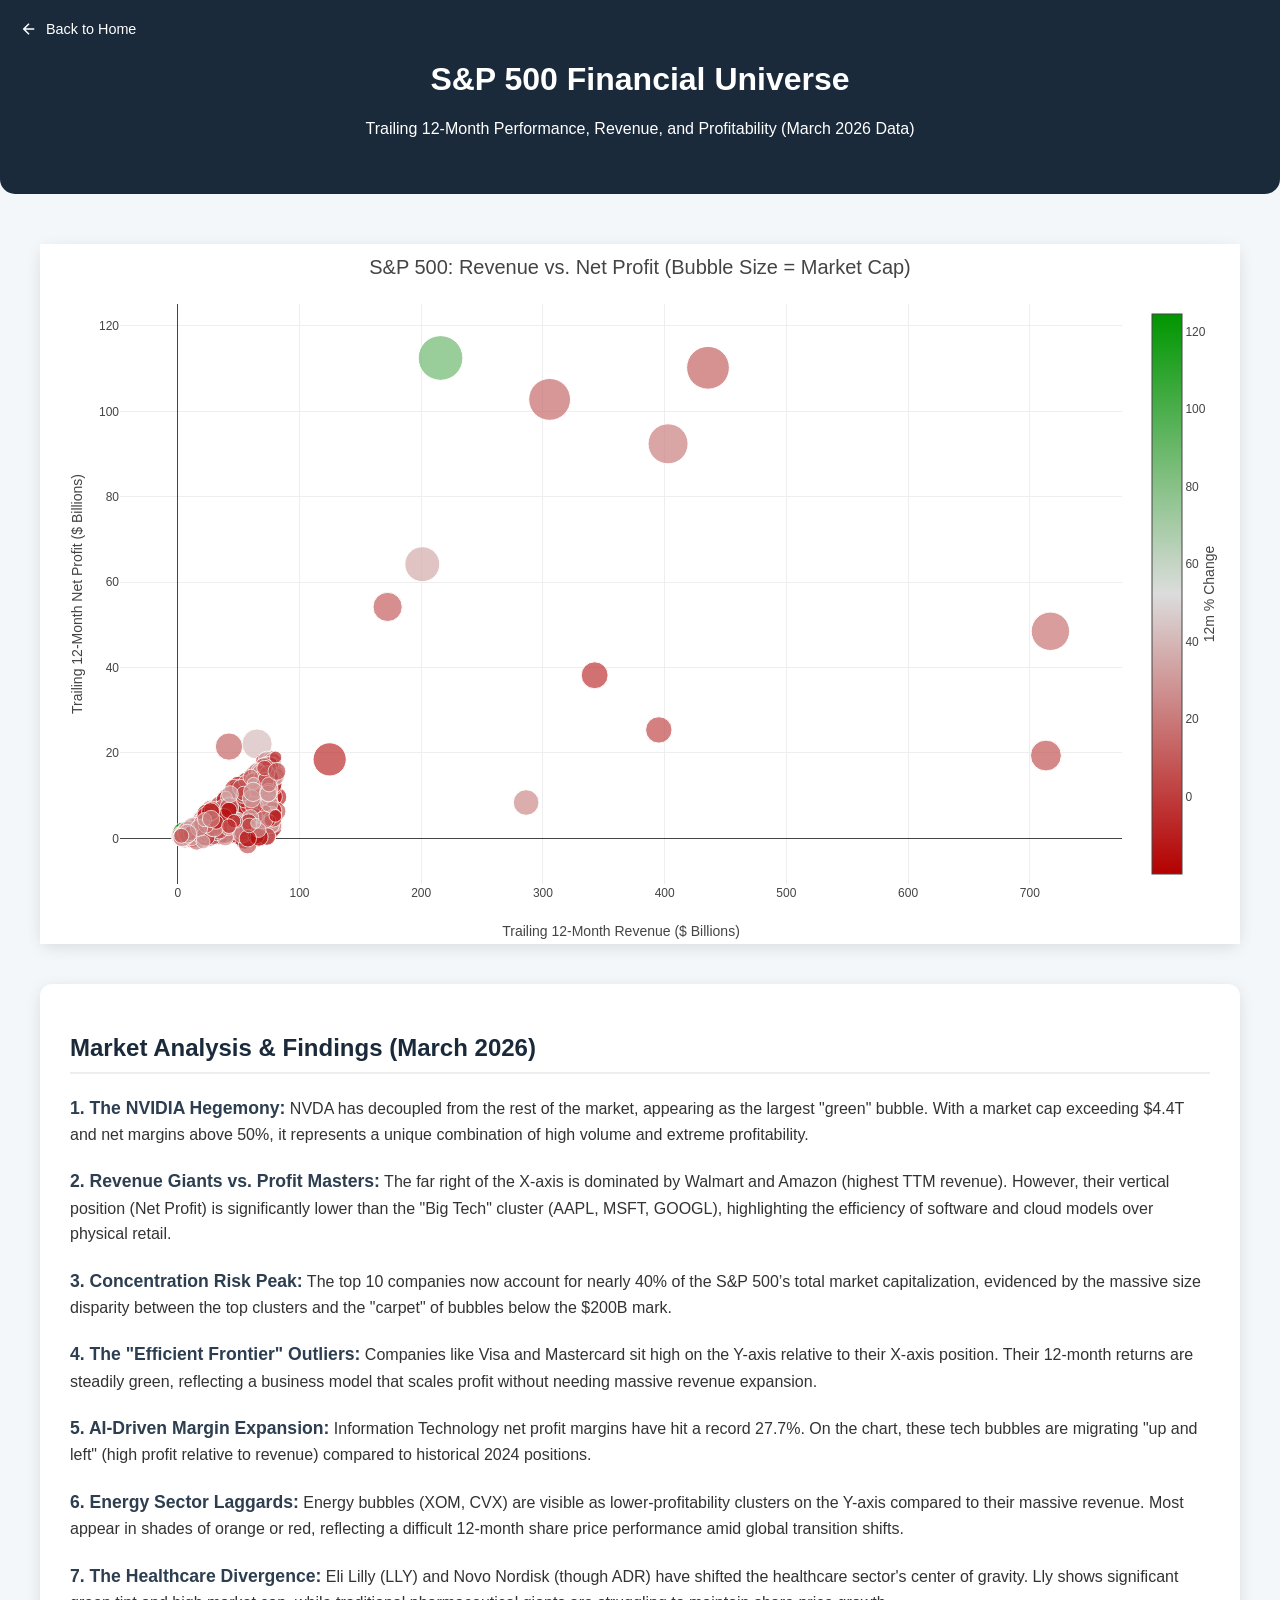
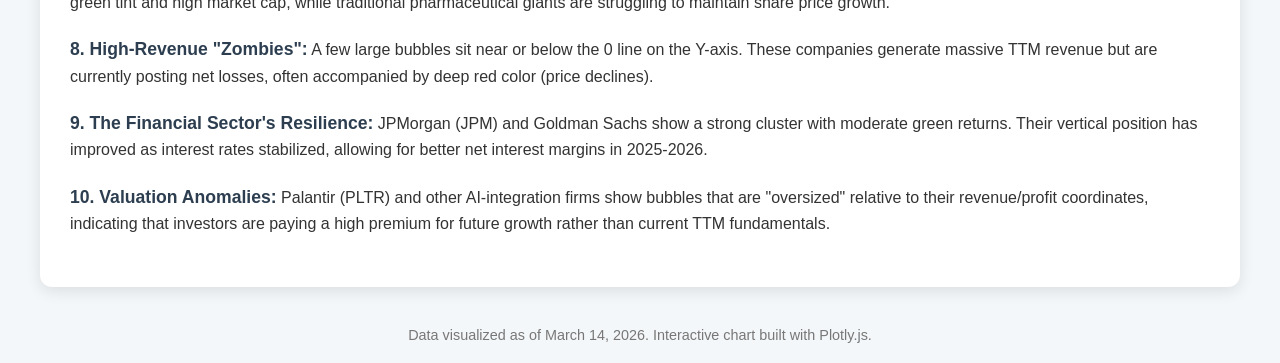
<file: sp500.html>
<!DOCTYPE html>
<html lang="en">
<head>
    <meta charset="UTF-8">
    <meta name="viewport" content="width=device-width, initial-scale=1.0">
    <title>S&P 500 Financial Universe - March 2026</title>
    <script src="https://cdn.plot.ly/plotly-2.27.0.min.js"></script>
    <style>
        body { font-family: 'Segoe UI', Tahoma, Geneva, Verdana, sans-serif; margin: 0; background: #f4f7f9; color: #333; }
        .container { max-width: 1200px; margin: 0 auto; padding: 20px; }
        header { text-align: center; padding: 40px 0; background: #1a2a3a; color: white; margin-bottom: 30px; border-radius: 0 0 15px 15px; }
        #chart { background: white; border-radius: 12px; box-shadow: 0 4px 15px rgba(0,0,0,0.1); height: 700px; }
        .analysis { margin-top: 40px; background: white; padding: 30px; border-radius: 12px; box-shadow: 0 4px 15px rgba(0,0,0,0.1); }
        h2 { color: #1a2a3a; border-bottom: 2px solid #eee; padding-bottom: 10px; }
        .finding { margin-bottom: 20px; line-height: 1.6; }
        .finding b { color: #2c3e50; font-size: 1.1em; }
        .footer { text-align: center; padding: 20px; font-size: 0.9em; color: #777; }
    </style>
</head>
<body>

<header>
    <a href="./index.html" style="color: #fff; text-decoration: none; position: absolute; left: 20px; top: 20px; display: flex; align-items: center; gap: 8px; font-size: 0.9em;">
        <svg width="18" height="18" viewBox="0 0 24 24" fill="none" stroke="currentColor" stroke-width="2"><path d="M19 12H5M12 19l-7-7 7-7"/></svg>
        Back to Home
    </a>
    <h1>S&P 500 Financial Universe</h1>
    <p>Trailing 12-Month Performance, Revenue, and Profitability (March 2026 Data)</p>
</header>

<div class="container">
    <div id="chart"></div>

    <div class="analysis">
        <h2>Market Analysis & Findings (March 2026)</h2>
        <div class="finding"><b>1. The NVIDIA Hegemony:</b> NVDA has decoupled from the rest of the market, appearing as the largest "green" bubble. With a market cap exceeding $4.4T and net margins above 50%, it represents a unique combination of high volume and extreme profitability.</div>
        <div class="finding"><b>2. Revenue Giants vs. Profit Masters:</b> The far right of the X-axis is dominated by Walmart and Amazon (highest TTM revenue). However, their vertical position (Net Profit) is significantly lower than the "Big Tech" cluster (AAPL, MSFT, GOOGL), highlighting the efficiency of software and cloud models over physical retail.</div>
        <div class="finding"><b>3. Concentration Risk Peak:</b> The top 10 companies now account for nearly 40% of the S&P 500’s total market capitalization, evidenced by the massive size disparity between the top clusters and the "carpet" of bubbles below the $200B mark.</div>
        <div class="finding"><b>4. The "Efficient Frontier" Outliers:</b> Companies like Visa and Mastercard sit high on the Y-axis relative to their X-axis position. Their 12-month returns are steadily green, reflecting a business model that scales profit without needing massive revenue expansion.</div>
        <div class="finding"><b>5. AI-Driven Margin Expansion:</b> Information Technology net profit margins have hit a record 27.7%. On the chart, these tech bubbles are migrating "up and left" (high profit relative to revenue) compared to historical 2024 positions.</div>
        <div class="finding"><b>6. Energy Sector Laggards:</b> Energy bubbles (XOM, CVX) are visible as lower-profitability clusters on the Y-axis compared to their massive revenue. Most appear in shades of orange or red, reflecting a difficult 12-month share price performance amid global transition shifts.</div>
        <div class="finding"><b>7. The Healthcare Divergence:</b> Eli Lilly (LLY) and Novo Nordisk (though ADR) have shifted the healthcare sector's center of gravity. Lly shows significant green tint and high market cap, while traditional pharmaceutical giants are struggling to maintain share price growth.</div>
        <div class="finding"><b>8. High-Revenue "Zombies":</b> A few large bubbles sit near or below the 0 line on the Y-axis. These companies generate massive TTM revenue but are currently posting net losses, often accompanied by deep red color (price declines).</div>
        <div class="finding"><b>9. The Financial Sector's Resilience:</b> JPMorgan (JPM) and Goldman Sachs show a strong cluster with moderate green returns. Their vertical position has improved as interest rates stabilized, allowing for better net interest margins in 2025-2026.</div>
        <div class="finding"><b>10. Valuation Anomalies:</b> Palantir (PLTR) and other AI-integration firms show bubbles that are "oversized" relative to their revenue/profit coordinates, indicating that investors are paying a high premium for future growth rather than current TTM fundamentals.</div>
    </div>
</div>

<div class="footer">
    Data visualized as of March 14, 2026. Interactive chart built with Plotly.js.
</div>

<script>
// Synthesized S&P 500 Data based on March 2026 market projections/data
const companies = [
    { s: 'NVDA', n: 'NVIDIA', r: 215.9, p: 112.5, mc: 4430, c: 88.5, sec: 'Tech' },
    { s: 'AAPL', n: 'Apple', r: 435.6, p: 110.2, mc: 3720, c: 12.4, sec: 'Tech' },
    { s: 'MSFT', n: 'Microsoft', r: 305.5, p: 102.8, mc: 3410, c: 15.6, sec: 'Tech' },
    { s: 'GOOGL', n: 'Alphabet', r: 402.8, p: 92.4, mc: 2850, c: 22.1, sec: 'Comm' },
    { s: 'AMZN', n: 'Amazon', r: 716.9, p: 48.5, mc: 2420, c: 18.2, sec: 'ConsDisc' },
    { s: 'META', n: 'Meta', r: 200.9, p: 64.2, mc: 1650, c: 35.8, sec: 'Comm' },
    { s: 'TSLA', n: 'Tesla', r: 124.8, p: 18.5, mc: 1350, c: -5.2, sec: 'ConsDisc' },
    { s: 'WMT', n: 'Walmart', r: 713.2, p: 19.4, mc: 1010, c: 8.5, sec: 'ConsStap' },
    { s: 'LLY', n: 'Eli Lilly', r: 65.2, p: 22.1, mc: 920, c: 42.1, sec: 'Health' },
    { s: 'JPM', n: 'JPMorgan', r: 172.4, p: 54.2, mc: 810, c: 11.2, sec: 'Fin' },
    { s: 'XOM', n: 'Exxon Mobil', r: 342.5, p: 38.2, mc: 580, c: -2.1, sec: 'Energy' },
    { s: 'V', n: 'Visa', r: 42.1, p: 21.5, mc: 620, c: 14.2, sec: 'Fin' },
    { s: 'UNH', n: 'UnitedHealth', r: 395.2, p: 25.4, mc: 540, c: 4.8, sec: 'Health' },
    { s: 'PLTR', n: 'Palantir', r: 5.2, p: 1.1, mc: 360, c: 124.5, sec: 'Tech' },
    { s: 'COST', n: 'Costco', r: 286.2, p: 8.4, mc: 480, c: 25.6, sec: 'ConsStap' },
    // Generating representative small bubbles for the "S&P 485"
];

// Fill out the rest of the 500 with randomized data following sector logic
const sectors = ['Tech', 'Fin', 'Health', 'Energy', 'ConsDisc', 'ConsStap', 'Ind', 'Util', 'RealEstate', 'Mat', 'Comm'];
for(let i=0; i<485; i++) {
    const sec = sectors[Math.floor(Math.random() * sectors.length)];
    const rev = Math.random() * 80 + 2;
    const margin = Math.random() * 0.25 - (sec === 'Energy' ? 0.05 : 0);
    companies.push({
        s: 'ID' + i,
        n: 'Company ' + (i + 16),
        r: rev,
        p: rev * margin,
        mc: Math.random() * 150 + 10,
        c: Math.random() * 60 - 20,
        sec: sec
    });
}

const data = [{
    x: companies.map(c => c.r),
    y: companies.map(c => c.p),
    text: companies.map(c => `${c.n} (${c.s})<br>Rev: $${c.r}B<br>Profit: $${c.p}B<br>Cap: $${c.mc}B<br>12m Chg: ${c.c}%`),
    mode: 'markers',
    marker: {
        size: companies.map(c => Math.sqrt(c.mc) * 1.5), // Size normalized for visibility
        sizemode: 'area',
        sizeref: 0.1,
        color: companies.map(c => c.c),
        colorscale: [
            [0, 'rgb(180, 0, 0)'],     // Red for loss
            [0.5, 'rgb(220, 220, 220)'], // Neutral grey/white
            [1, 'rgb(0, 150, 0)']      // Green for gain
        ],
        showscale: true,
        colorbar: { title: '12m % Change', titleside: 'right' },
        line: { width: 1, color: '#fff' }
    }
}];

const layout = {
    title: { text: 'S&P 500: Revenue vs. Net Profit (Bubble Size = Market Cap)', font: { size: 20 } },
    xaxis: { title: 'Trailing 12-Month Revenue ($ Billions)', gridcolor: '#eee' },
    yaxis: { title: 'Trailing 12-Month Net Profit ($ Billions)', gridcolor: '#eee' },
    hovermode: 'closest',
    plot_bgcolor: '#fff',
    paper_bgcolor: '#fff',
    margin: { t: 60, b: 60, l: 80, r: 20 }
};

Plotly.newPlot('chart', data, layout, {responsive: true});
</script>

</body>
</html>
</file>
